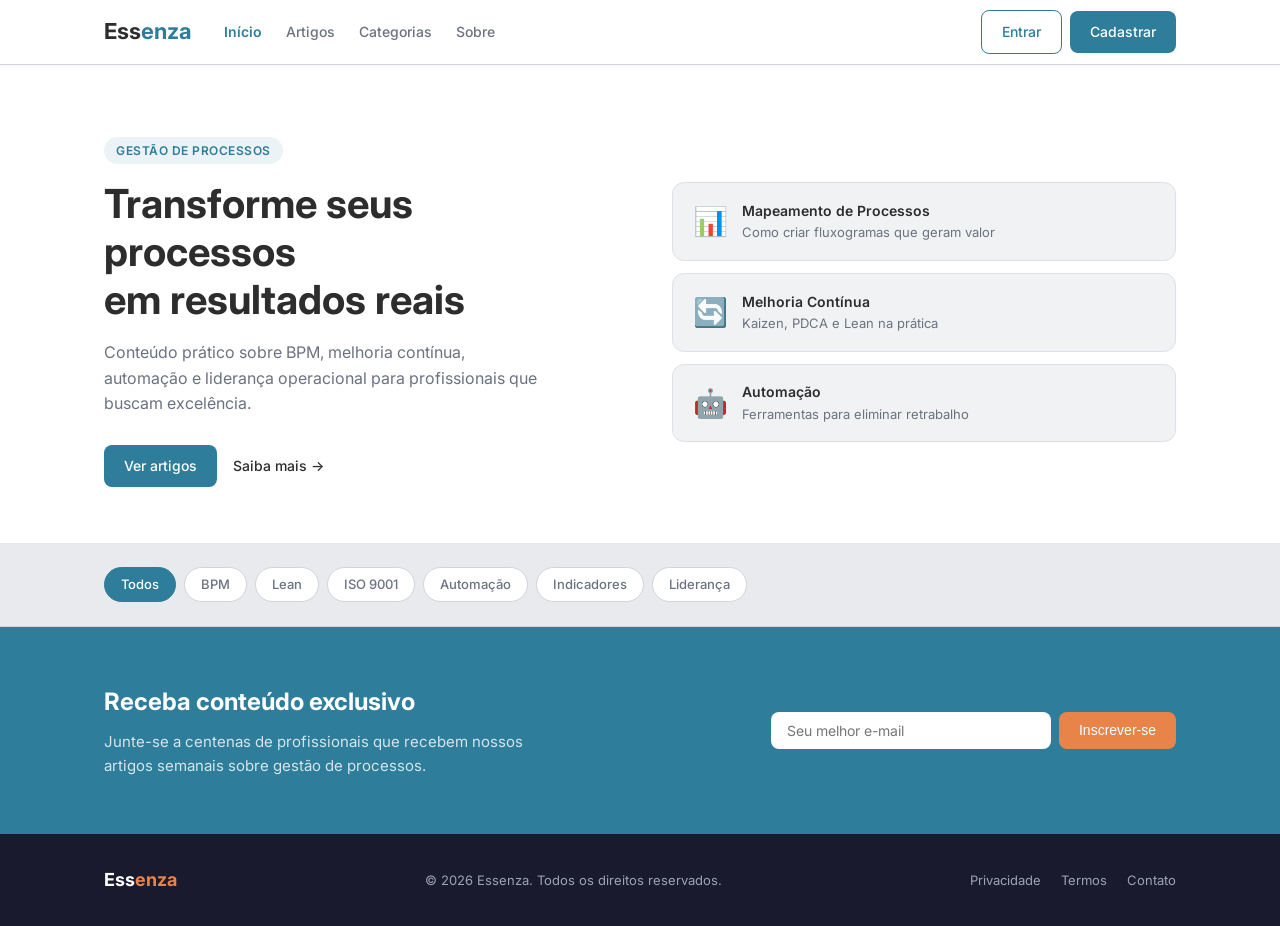
<file: blog-gestao/index.html>
<!DOCTYPE html>
<html lang="pt-BR">
<head>
  <meta charset="UTF-8" />
  <meta name="viewport" content="width=device-width, initial-scale=1.0" />
  <title>Essenza — Gestão de Processos</title>
  <link rel="preconnect" href="https://fonts.googleapis.com" />
  <link rel="preconnect" href="https://fonts.gstatic.com" crossorigin />
  <link href="https://fonts.googleapis.com/css2?family=Inter:wght@300;400;500;600;700&display=swap" rel="stylesheet" />
  <link rel="stylesheet" href="style.css" />
</head>
<body>

  <!-- NAVBAR -->
  <header class="navbar">
    <div class="container nav-inner">
      <a href="index.html" class="brand">Ess<span>enza</span></a>
      <nav class="nav-links">
        <a href="index.html" class="active">Início</a>
        <a href="artigos.html">Artigos</a>
        <a href="artigos.html">Categorias</a>
        <a href="sobre.html">Sobre</a>
      </nav>
      <div class="nav-actions">
        <div id="google_translate_element"></div>
        <a href="login.html" class="btn btn-outline">Entrar</a>
        <a href="login.html?tab=cadastro" class="btn btn-primary">Cadastrar</a>
      </div>
      <button class="hamburger" id="hamburger" aria-label="Menu">
        <span></span><span></span><span></span>
      </button>
    </div>
  </header>

  <!-- MOBILE MENU -->
  <div class="mobile-menu" id="mobileMenu">
    <a href="index.html" class="active">Início</a>
    <a href="artigos.html">Artigos</a>
    <a href="artigos.html">Categorias</a>
    <a href="sobre.html">Sobre</a>
    <div class="mobile-actions">
      <a href="login.html" class="btn btn-outline">Entrar</a>
      <a href="login.html" class="btn btn-primary">Cadastrar</a>
    </div>
  </div>

  <!-- HERO -->
  <section class="hero">
    <div class="container hero-inner">
      <div class="hero-text">
        <span class="badge">Gestão de Processos</span>
        <h1>Transforme seus processos<br />em resultados reais</h1>
        <p>Conteúdo prático sobre BPM, melhoria contínua, automação e liderança operacional para profissionais que buscam excelência.</p>
        <div class="hero-btns">
          <a href="artigos.html" class="btn btn-primary">Ver artigos</a>
          <a href="artigos.html" class="btn btn-ghost">Saiba mais →</a>
        </div>
      </div>
      <div class="hero-visual">
        <div class="hero-card">
          <div class="hc-icon">📊</div>
          <div class="hc-text">
            <strong>Mapeamento de Processos</strong>
            <span>Como criar fluxogramas que geram valor</span>
          </div>
        </div>
        <div class="hero-card">
          <div class="hc-icon">🔄</div>
          <div class="hc-text">
            <strong>Melhoria Contínua</strong>
            <span>Kaizen, PDCA e Lean na prática</span>
          </div>
        </div>
        <div class="hero-card">
          <div class="hc-icon">🤖</div>
          <div class="hc-text">
            <strong>Automação</strong>
            <span>Ferramentas para eliminar retrabalho</span>
          </div>
        </div>
      </div>
    </div>
  </section>

  <!-- CATEGORIAS -->
  <section class="categories">
    <div class="container">
      <div class="categories-row">
        <span class="cat-chip active">Todos</span>
        <span class="cat-chip">BPM</span>
        <span class="cat-chip">Lean</span>
        <span class="cat-chip">ISO 9001</span>
        <span class="cat-chip">Automação</span>
        <span class="cat-chip">Indicadores</span>
        <span class="cat-chip">Liderança</span>
      </div>
    </div>
  </section>


  <!-- NEWSLETTER -->
  <section class="newsletter">
    <div class="container newsletter-inner">
      <div>
        <h2>Receba conteúdo exclusivo</h2>
        <p>Junte-se a centenas de profissionais que recebem nossos artigos semanais sobre gestão de processos.</p>
      </div>
      <form class="newsletter-form">
        <input type="email" placeholder="Seu melhor e-mail" />
        <button type="submit" class="btn btn-primary">Inscrever-se</button>
      </form>
    </div>
  </section>

  <!-- FOOTER -->
  <footer class="footer">
    <div class="container footer-inner">
      <div class="brand">Ess<span>enza</span></div>
      <p class="footer-text">© 2026 Essenza. Todos os direitos reservados.</p>
      <div class="footer-links">
        <a href="privacidade.html">Privacidade</a>
        <a href="termos.html">Termos</a>
        <a href="contato.html">Contato</a>
      </div>
    </div>
  </footer>


  <script>
    const hamburger = document.getElementById('hamburger');
    const mobileMenu = document.getElementById('mobileMenu');
    hamburger.addEventListener('click', () => {
      hamburger.classList.toggle('open');
      mobileMenu.classList.toggle('open');
    });
  </script>

  <script type="text/javascript">
    function googleTranslateElementInit() {
      new google.translate.TranslateElement({
        pageLanguage: 'pt',
        includedLanguages: 'en,es',
        layout: google.translate.TranslateElement.InlineLayout.SIMPLE
      }, 'google_translate_element');
    }
  </script>
  <script type="text/javascript" src="//translate.google.com/translate_a/element.js?cb=googleTranslateElementInit"></script>
</body>
</html>
</file>
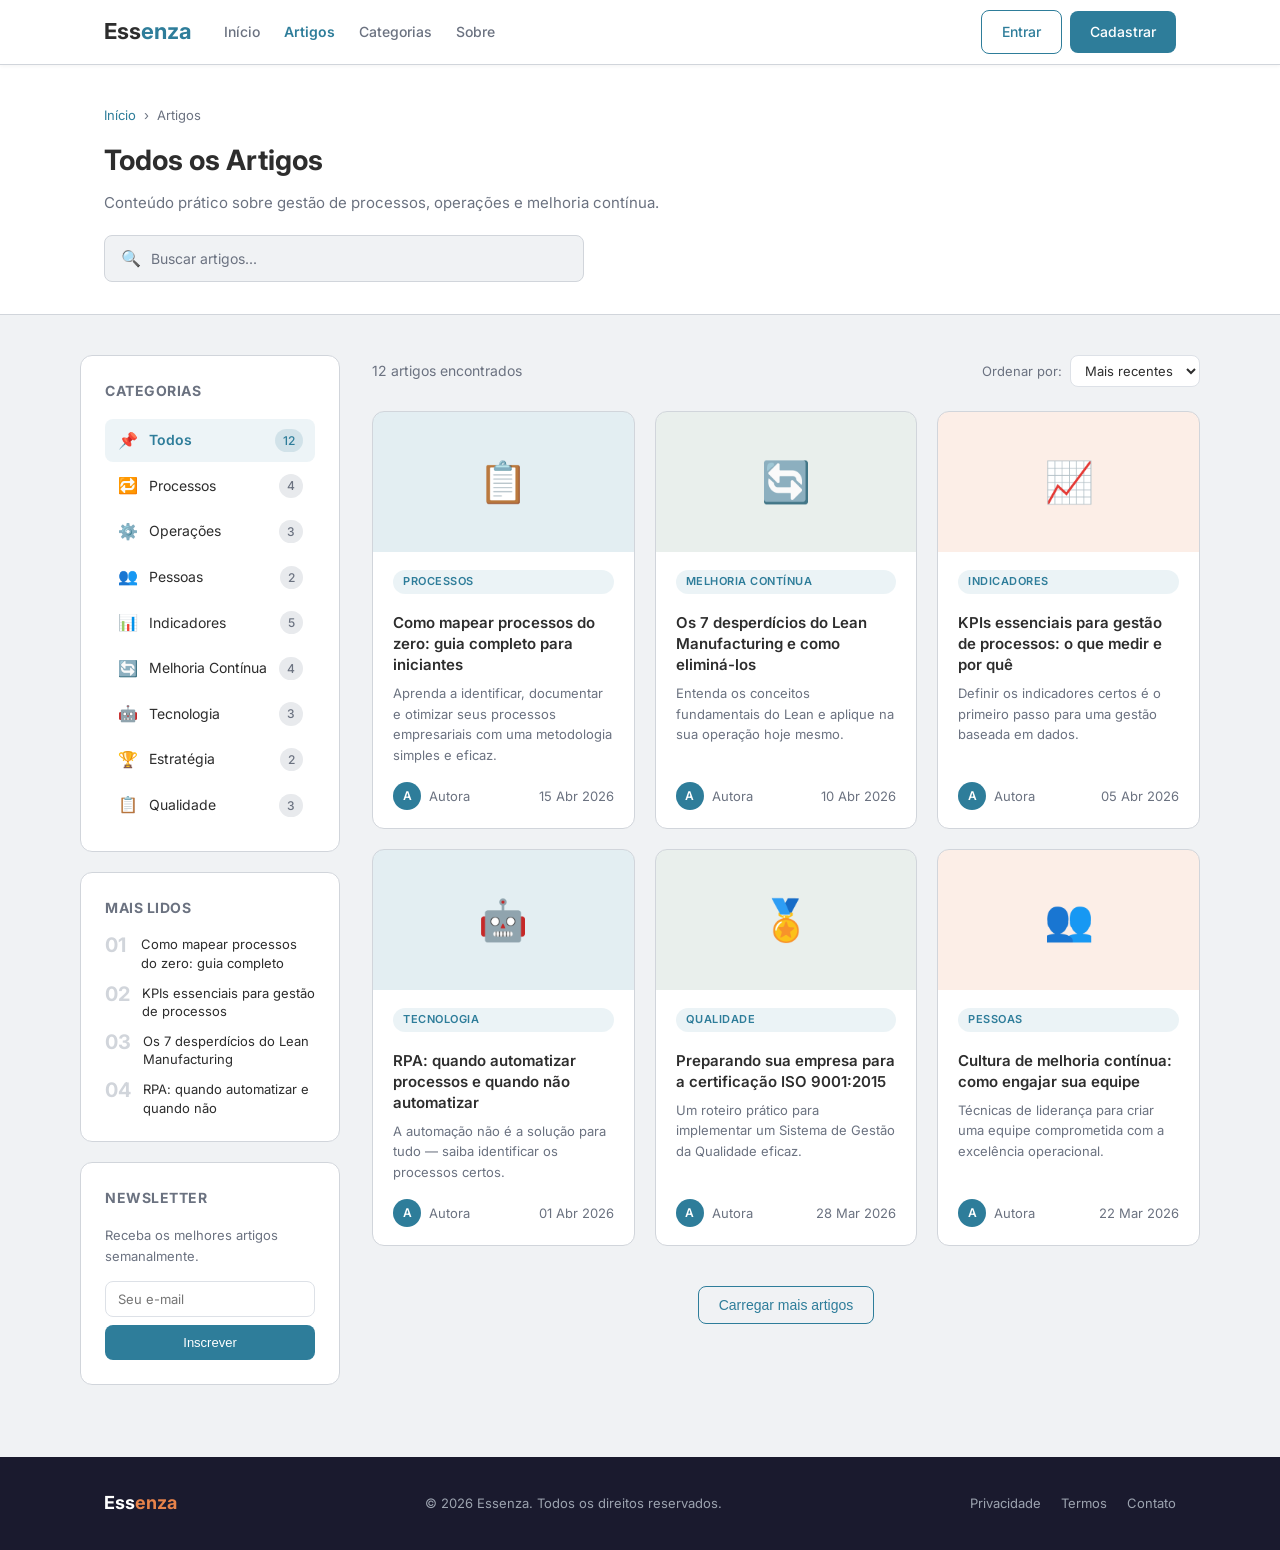
<file: blog-gestao/artigos.html>
<!DOCTYPE html>
<html lang="pt-BR">
<head>
  <meta charset="UTF-8" />
  <meta name="viewport" content="width=device-width, initial-scale=1.0" />
  <title>Artigos — Essenza</title>
  <link rel="preconnect" href="https://fonts.googleapis.com" />
  <link rel="preconnect" href="https://fonts.gstatic.com" crossorigin />
  <link href="https://fonts.googleapis.com/css2?family=Inter:wght@300;400;500;600;700&display=swap" rel="stylesheet" />
  <link rel="stylesheet" href="style.css" />
  <link rel="stylesheet" href="artigos.css" />
</head>
<body>

  <!-- NAVBAR -->
  <header class="navbar">
    <div class="container nav-inner">
      <a href="index.html" class="brand">Ess<span>enza</span></a>
      <nav class="nav-links">
        <a href="index.html">Início</a>
        <a href="artigos.html" class="active">Artigos</a>
        <a href="artigos.html">Categorias</a>
        <a href="sobre.html">Sobre</a>
      </nav>
      <div class="nav-actions">
        <div id="google_translate_element"></div>
        <a href="login.html" class="btn btn-outline">Entrar</a>
        <a href="login.html?tab=cadastro" class="btn btn-primary">Cadastrar</a>
      </div>
      <button class="hamburger" id="hamburger" aria-label="Menu">
        <span></span><span></span><span></span>
      </button>
    </div>
  </header>

  <!-- MOBILE MENU -->
  <div class="mobile-menu" id="mobileMenu">
    <a href="index.html">Início</a>
    <a href="artigos.html" class="active">Artigos</a>
    <a href="artigos.html">Categorias</a>
    <a href="sobre.html">Sobre</a>
    <div class="mobile-actions">
      <a href="login.html" class="btn btn-outline">Entrar</a>
      <a href="login.html" class="btn btn-primary">Cadastrar</a>
    </div>
  </div>

  <!-- PAGE HEADER -->
  <section class="page-header">
    <div class="container">
      <div class="breadcrumb">
        <a href="index.html">Início</a>
        <span>›</span>
        <span>Artigos</span>
      </div>
      <h1>Todos os Artigos</h1>
      <p>Conteúdo prático sobre gestão de processos, operações e melhoria contínua.</p>

      <!-- SEARCH -->
      <div class="search-bar">
        <span class="search-icon">🔍</span>
        <input type="text" id="searchInput" placeholder="Buscar artigos..." />
      </div>
    </div>
  </section>

  <!-- MAIN CONTENT -->
  <div class="container artigos-layout">

    <!-- SIDEBAR -->
    <aside class="sidebar">
      <div class="sidebar-card">
        <h3 class="sidebar-title">Categorias</h3>
        <ul class="category-list">
          <li>
            <a href="#" class="cat-item active" data-cat="todos">
              <span class="cat-item-icon">📌</span>
              <span class="cat-item-label">Todos</span>
              <span class="cat-item-count">12</span>
            </a>
          </li>
          <li>
            <a href="#" class="cat-item" data-cat="processos">
              <span class="cat-item-icon">🔁</span>
              <span class="cat-item-label">Processos</span>
              <span class="cat-item-count">4</span>
            </a>
          </li>
          <li>
            <a href="#" class="cat-item" data-cat="operacoes">
              <span class="cat-item-icon">⚙️</span>
              <span class="cat-item-label">Operações</span>
              <span class="cat-item-count">3</span>
            </a>
          </li>
          <li>
            <a href="#" class="cat-item" data-cat="pessoas">
              <span class="cat-item-icon">👥</span>
              <span class="cat-item-label">Pessoas</span>
              <span class="cat-item-count">2</span>
            </a>
          </li>
          <li>
            <a href="#" class="cat-item" data-cat="indicadores">
              <span class="cat-item-icon">📊</span>
              <span class="cat-item-label">Indicadores</span>
              <span class="cat-item-count">5</span>
            </a>
          </li>
          <li>
            <a href="#" class="cat-item" data-cat="melhoria">
              <span class="cat-item-icon">🔄</span>
              <span class="cat-item-label">Melhoria Contínua</span>
              <span class="cat-item-count">4</span>
            </a>
          </li>
          <li>
            <a href="#" class="cat-item" data-cat="tecnologia">
              <span class="cat-item-icon">🤖</span>
              <span class="cat-item-label">Tecnologia</span>
              <span class="cat-item-count">3</span>
            </a>
          </li>
          <li>
            <a href="#" class="cat-item" data-cat="estrategia">
              <span class="cat-item-icon">🏆</span>
              <span class="cat-item-label">Estratégia</span>
              <span class="cat-item-count">2</span>
            </a>
          </li>
          <li>
            <a href="#" class="cat-item" data-cat="qualidade">
              <span class="cat-item-icon">📋</span>
              <span class="cat-item-label">Qualidade</span>
              <span class="cat-item-count">3</span>
            </a>
          </li>
        </ul>
      </div>

      <!-- DESTAQUE SIDEBAR -->
      <div class="sidebar-card">
        <h3 class="sidebar-title">Mais Lidos</h3>
        <ul class="top-posts">
          <li>
            <a href="post.html">
              <span class="tp-num">01</span>
              <span class="tp-title">Como mapear processos do zero: guia completo</span>
            </a>
          </li>
          <li>
            <a href="post.html">
              <span class="tp-num">02</span>
              <span class="tp-title">KPIs essenciais para gestão de processos</span>
            </a>
          </li>
          <li>
            <a href="post.html">
              <span class="tp-num">03</span>
              <span class="tp-title">Os 7 desperdícios do Lean Manufacturing</span>
            </a>
          </li>
          <li>
            <a href="post.html">
              <span class="tp-num">04</span>
              <span class="tp-title">RPA: quando automatizar e quando não</span>
            </a>
          </li>
        </ul>
      </div>

      <!-- NEWSLETTER SIDEBAR -->
      <div class="sidebar-card sidebar-newsletter">
        <h3 class="sidebar-title">Newsletter</h3>
        <p>Receba os melhores artigos semanalmente.</p>
        <form class="sidebar-form">
          <input type="email" placeholder="Seu e-mail" />
          <button type="submit" class="btn btn-primary">Inscrever</button>
        </form>
      </div>
    </aside>

    <!-- ARTICLES GRID -->
    <main class="artigos-main">

      <div class="artigos-header">
        <span id="resultCount" class="result-count">12 artigos encontrados</span>
        <div class="sort-bar">
          <label for="sortSelect">Ordenar por:</label>
          <select id="sortSelect">
            <option>Mais recentes</option>
            <option>Mais antigos</option>
            <option>A-Z</option>
          </select>
        </div>
      </div>

      <div class="artigos-grid" id="artigosGrid">

        <article class="artigo-card" data-cat="processos">
          <div class="artigo-img" style="background:#2E7D9A22">
            <span class="artigo-emoji">📋</span>
          </div>
          <div class="artigo-body">
            <span class="tag">Processos</span>
            <h3><a href="post.html">Como mapear processos do zero: guia completo para iniciantes</a></h3>
            <p>Aprenda a identificar, documentar e otimizar seus processos empresariais com uma metodologia simples e eficaz.</p>
            <div class="post-meta">
              <div class="author"><div class="avatar">A</div><span>Autora</span></div>
              <span class="date">15 Abr 2026</span>
            </div>
          </div>
        </article>

        <article class="artigo-card" data-cat="melhoria">
          <div class="artigo-img" style="background:#5A8A6E22">
            <span class="artigo-emoji">🔄</span>
          </div>
          <div class="artigo-body">
            <span class="tag">Melhoria Contínua</span>
            <h3><a href="post.html">Os 7 desperdícios do Lean Manufacturing e como eliminá-los</a></h3>
            <p>Entenda os conceitos fundamentais do Lean e aplique na sua operação hoje mesmo.</p>
            <div class="post-meta">
              <div class="author"><div class="avatar">A</div><span>Autora</span></div>
              <span class="date">10 Abr 2026</span>
            </div>
          </div>
        </article>

        <article class="artigo-card" data-cat="indicadores">
          <div class="artigo-img" style="background:#E8834A22">
            <span class="artigo-emoji">📈</span>
          </div>
          <div class="artigo-body">
            <span class="tag">Indicadores</span>
            <h3><a href="post.html">KPIs essenciais para gestão de processos: o que medir e por quê</a></h3>
            <p>Definir os indicadores certos é o primeiro passo para uma gestão baseada em dados.</p>
            <div class="post-meta">
              <div class="author"><div class="avatar">A</div><span>Autora</span></div>
              <span class="date">05 Abr 2026</span>
            </div>
          </div>
        </article>

        <article class="artigo-card" data-cat="tecnologia">
          <div class="artigo-img" style="background:#2E7D9A22">
            <span class="artigo-emoji">🤖</span>
          </div>
          <div class="artigo-body">
            <span class="tag">Tecnologia</span>
            <h3><a href="post.html">RPA: quando automatizar processos e quando não automatizar</a></h3>
            <p>A automação não é a solução para tudo — saiba identificar os processos certos.</p>
            <div class="post-meta">
              <div class="author"><div class="avatar">A</div><span>Autora</span></div>
              <span class="date">01 Abr 2026</span>
            </div>
          </div>
        </article>

        <article class="artigo-card" data-cat="qualidade">
          <div class="artigo-img" style="background:#5A8A6E22">
            <span class="artigo-emoji">🏅</span>
          </div>
          <div class="artigo-body">
            <span class="tag">Qualidade</span>
            <h3><a href="post.html">Preparando sua empresa para a certificação ISO 9001:2015</a></h3>
            <p>Um roteiro prático para implementar um Sistema de Gestão da Qualidade eficaz.</p>
            <div class="post-meta">
              <div class="author"><div class="avatar">A</div><span>Autora</span></div>
              <span class="date">28 Mar 2026</span>
            </div>
          </div>
        </article>

        <article class="artigo-card" data-cat="pessoas">
          <div class="artigo-img" style="background:#E8834A22">
            <span class="artigo-emoji">👥</span>
          </div>
          <div class="artigo-body">
            <span class="tag">Pessoas</span>
            <h3><a href="post.html">Cultura de melhoria contínua: como engajar sua equipe</a></h3>
            <p>Técnicas de liderança para criar uma equipe comprometida com a excelência operacional.</p>
            <div class="post-meta">
              <div class="author"><div class="avatar">A</div><span>Autora</span></div>
              <span class="date">22 Mar 2026</span>
            </div>
          </div>
        </article>

        <article class="artigo-card" data-cat="estrategia">
          <div class="artigo-img" style="background:#2E7D9A22">
            <span class="artigo-emoji">🏆</span>
          </div>
          <div class="artigo-body">
            <span class="tag">Estratégia</span>
            <h3><a href="post.html">OKRs na prática: como definir metas que movem a empresa</a></h3>
            <p>Entenda como usar OKRs para alinhar equipes e alcançar resultados extraordinários.</p>
            <div class="post-meta">
              <div class="author"><div class="avatar">A</div><span>Autora</span></div>
              <span class="date">18 Mar 2026</span>
            </div>
          </div>
        </article>

        <article class="artigo-card" data-cat="operacoes">
          <div class="artigo-img" style="background:#5A8A6E22">
            <span class="artigo-emoji">⚙️</span>
          </div>
          <div class="artigo-body">
            <span class="tag">Operações</span>
            <h3><a href="post.html">Gestão de estoque: como reduzir perdas e aumentar eficiência</a></h3>
            <p>Métodos práticos para controlar o estoque e diminuir desperdícios na operação.</p>
            <div class="post-meta">
              <div class="author"><div class="avatar">A</div><span>Autora</span></div>
              <span class="date">14 Mar 2026</span>
            </div>
          </div>
        </article>

        <article class="artigo-card" data-cat="processos">
          <div class="artigo-img" style="background:#E8834A22">
            <span class="artigo-emoji">📐</span>
          </div>
          <div class="artigo-body">
            <span class="tag">Processos</span>
            <h3><a href="post.html">BPMN: o guia definitivo para modelar processos de negócio</a></h3>
            <p>Aprenda a notação padrão mundial para modelagem de processos empresariais.</p>
            <div class="post-meta">
              <div class="author"><div class="avatar">A</div><span>Autora</span></div>
              <span class="date">08 Mar 2026</span>
            </div>
          </div>
        </article>

        <article class="artigo-card" data-cat="indicadores">
          <div class="artigo-img" style="background:#2E7D9A22">
            <span class="artigo-emoji">📉</span>
          </div>
          <div class="artigo-body">
            <span class="tag">Indicadores</span>
            <h3><a href="post.html">Como criar um dashboard de desempenho do zero</a></h3>
            <p>Passo a passo para montar painéis de indicadores que geram decisões mais rápidas.</p>
            <div class="post-meta">
              <div class="author"><div class="avatar">A</div><span>Autora</span></div>
              <span class="date">02 Mar 2026</span>
            </div>
          </div>
        </article>

        <article class="artigo-card" data-cat="melhoria">
          <div class="artigo-img" style="background:#5A8A6E22">
            <span class="artigo-emoji">🎯</span>
          </div>
          <div class="artigo-body">
            <span class="tag">Melhoria Contínua</span>
            <h3><a href="post.html">PDCA na prática: resolvendo problemas com método</a></h3>
            <p>Veja como aplicar o ciclo PDCA para resolver problemas reais no dia a dia da empresa.</p>
            <div class="post-meta">
              <div class="author"><div class="avatar">A</div><span>Autora</span></div>
              <span class="date">24 Fev 2026</span>
            </div>
          </div>
        </article>

        <article class="artigo-card" data-cat="tecnologia">
          <div class="artigo-img" style="background:#E8834A22">
            <span class="artigo-emoji">💡</span>
          </div>
          <div class="artigo-body">
            <span class="tag">Tecnologia</span>
            <h3><a href="post.html">Transformação digital: por onde começar nas pequenas empresas</a></h3>
            <p>Um guia acessível para iniciar a jornada digital sem grandes investimentos.</p>
            <div class="post-meta">
              <div class="author"><div class="avatar">A</div><span>Autora</span></div>
              <span class="date">17 Fev 2026</span>
            </div>
          </div>
        </article>

      </div>

      <!-- EMPTY STATE -->
      <div class="empty-state" id="emptyState" style="display:none">
        <span>🔍</span>
        <p>Nenhum artigo encontrado para esta busca.</p>
      </div>

      <!-- CARREGAR MAIS -->
      <div class="load-more" id="loadMore" style="display:none">
        <button class="btn btn-outline" id="btnCarregarMais">Carregar mais artigos</button>
      </div>

    </main>
  </div>

  <!-- FOOTER -->
  <footer class="footer">
    <div class="container footer-inner">
      <div class="brand">Ess<span>enza</span></div>
      <p class="footer-text">© 2026 Essenza. Todos os direitos reservados.</p>
      <div class="footer-links">
        <a href="privacidade.html">Privacidade</a>
        <a href="termos.html">Termos</a>
        <a href="contato.html">Contato</a>
      </div>
    </div>
  </footer>

  <script>
    const POR_PAGINA = 6;
    let exibindo = POR_PAGINA;

    const catItems = document.querySelectorAll('.cat-item');
    const cards = document.querySelectorAll('.artigo-card');
    const resultCount = document.getElementById('resultCount');
    const emptyState = document.getElementById('emptyState');
    const loadMore = document.getElementById('loadMore');
    const btnCarregarMais = document.getElementById('btnCarregarMais');
    const searchInput = document.getElementById('searchInput');

    function filtrar() {
      const catAtiva = document.querySelector('.cat-item.active')?.dataset.cat || 'todos';
      const busca = searchInput.value.toLowerCase().trim();

      // Filtra os cards que correspondem à busca/categoria
      const matching = [];
      cards.forEach(card => {
        const cat = card.dataset.cat;
        const texto = card.querySelector('h3').textContent.toLowerCase();
        const matchCat = catAtiva === 'todos' || cat === catAtiva;
        const matchBusca = busca === '' || texto.includes(busca);
        card.style.display = 'none';
        if (matchCat && matchBusca) matching.push(card);
      });

      // Exibe apenas até o limite atual
      matching.slice(0, exibindo).forEach(card => card.style.display = '');

      // Atualiza contagem e estados
      resultCount.textContent = `${matching.length} artigo${matching.length !== 1 ? 's' : ''} encontrado${matching.length !== 1 ? 's' : ''}`;
      emptyState.style.display = matching.length === 0 ? 'flex' : 'none';
      loadMore.style.display = exibindo < matching.length ? 'block' : 'none';
    }

    // Filtro por categoria — reseta paginação
    catItems.forEach(item => {
      item.addEventListener('click', e => {
        e.preventDefault();
        catItems.forEach(i => i.classList.remove('active'));
        item.classList.add('active');
        exibindo = POR_PAGINA;
        filtrar();
      });
    });

    // Busca — reseta paginação
    searchInput.addEventListener('input', () => {
      exibindo = POR_PAGINA;
      filtrar();
    });

    // Carregar mais
    btnCarregarMais.addEventListener('click', () => {
      exibindo += POR_PAGINA;
      filtrar();
    });

    // Inicializa
    filtrar();

    // MENU MOBILE
    const hamburger = document.getElementById('hamburger');
    const mobileMenu = document.getElementById('mobileMenu');
    hamburger.addEventListener('click', () => {
      hamburger.classList.toggle('open');
      mobileMenu.classList.toggle('open');
    });
  </script>

  <script type="text/javascript">
    function googleTranslateElementInit() {
      new google.translate.TranslateElement({
        pageLanguage: 'pt',
        includedLanguages: 'en,es',
        layout: google.translate.TranslateElement.InlineLayout.SIMPLE
      }, 'google_translate_element');
    }
  </script>
  <script type="text/javascript" src="//translate.google.com/translate_a/element.js?cb=googleTranslateElementInit"></script>

</body>
</html>
</file>
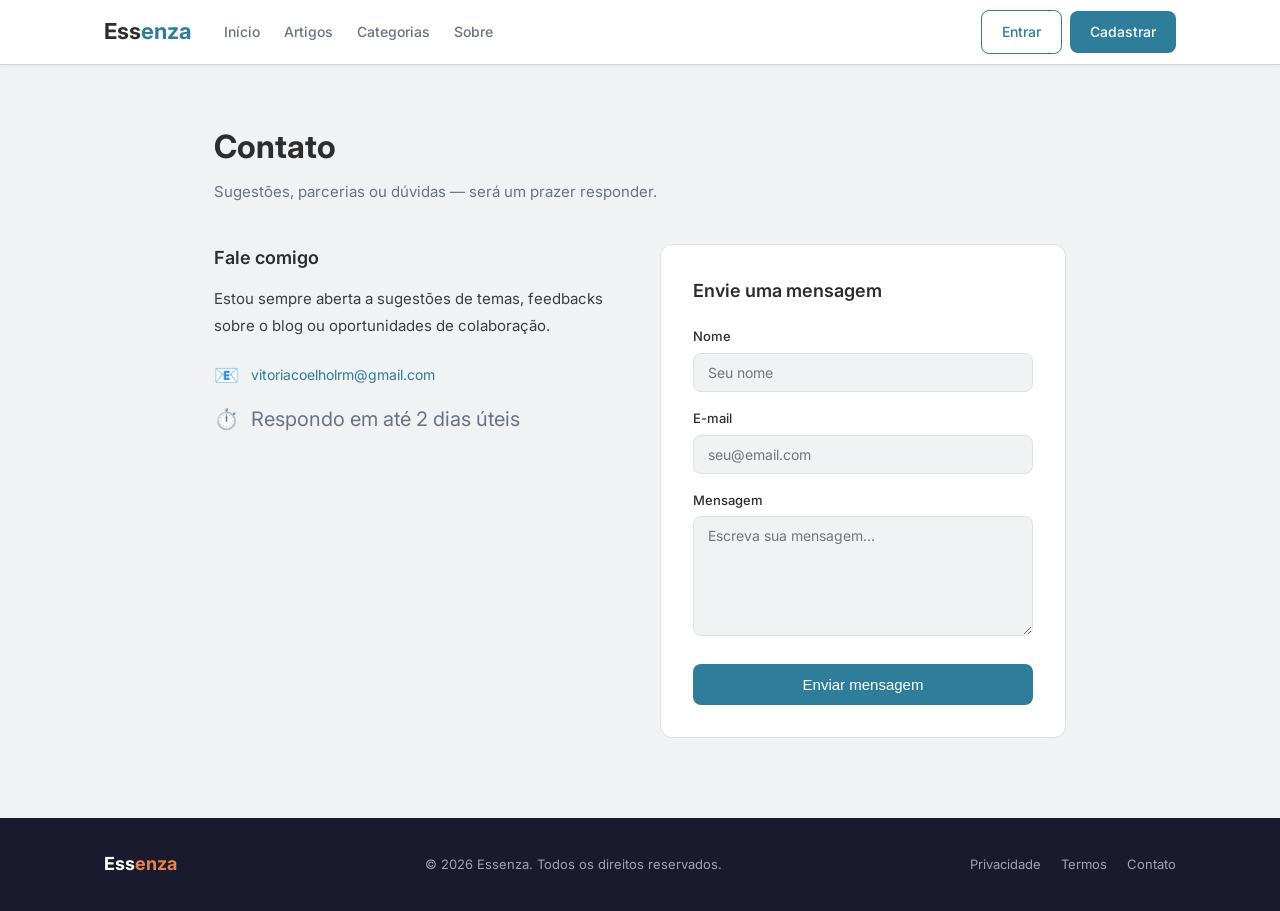
<file: blog-gestao/contato.html>
<!DOCTYPE html>
<html lang="pt-BR">
<head>
  <meta charset="UTF-8" />
  <meta name="viewport" content="width=device-width, initial-scale=1.0" />
  <title>Contato — Essenza</title>
  <link rel="preconnect" href="https://fonts.googleapis.com" />
  <link rel="preconnect" href="https://fonts.gstatic.com" crossorigin />
  <link href="https://fonts.googleapis.com/css2?family=Inter:wght@300;400;500;600;700&display=swap" rel="stylesheet" />
  <link rel="stylesheet" href="style.css" />
  <style>
    .pagina-simples { padding: 56px 0 80px; }
    .pagina-simples h1 { font-size: 32px; font-weight: 700; margin-bottom: 8px; }
    .pagina-simples .subtitulo { color: var(--text-light); font-size: 15px; margin-bottom: 40px; }
    .contato-grid { display: grid; grid-template-columns: 1fr 1fr; gap: 40px; align-items: start; }
    .contato-info h2 { font-size: 18px; font-weight: 600; margin-bottom: 12px; }
    .contato-info p { font-size: 15px; color: #3D3D3D; line-height: 1.8; margin-bottom: 20px; }
    .contato-item { display: flex; align-items: center; gap: 12px; font-size: 14px; color: var(--text-light); margin-bottom: 12px; }
    .contato-item span { font-size: 20px; }
    .contato-form { background: var(--white); border: 1px solid var(--border); border-radius: var(--radius); padding: 32px; }
    .contato-form h2 { font-size: 18px; font-weight: 600; margin-bottom: 20px; }
    .contato-form .form-group { margin-bottom: 16px; }
    .contato-form label { display: block; font-size: 13px; font-weight: 500; margin-bottom: 6px; }
    .contato-form input,
    .contato-form textarea { width: 100%; padding: 10px 14px; border: 1.5px solid var(--border); border-radius: 8px; font-size: 14px; font-family: inherit; color: var(--text); background: var(--bg); transition: border-color .2s; }
    .contato-form input:focus,
    .contato-form textarea:focus { outline: none; border-color: var(--primary); background: var(--white); }
    .contato-form textarea { resize: vertical; min-height: 120px; }
    .contato-form .btn-primary { width: 100%; justify-content: center; padding: 12px; font-size: 15px; margin-top: 4px; }
    @media (max-width: 768px) { .contato-grid { grid-template-columns: 1fr; } }
  </style>
</head>
<body>

  <!-- NAVBAR -->
  <header class="navbar">
    <div class="container nav-inner">
      <a href="index.html" class="brand">Ess<span>enza</span></a>
      <nav class="nav-links">
        <a href="index.html">Início</a>
        <a href="artigos.html">Artigos</a>
        <a href="artigos.html">Categorias</a>
        <a href="sobre.html">Sobre</a>
      </nav>
      <div class="nav-actions">
        <a href="login.html" class="btn btn-outline">Entrar</a>
        <a href="login.html?tab=cadastro" class="btn btn-primary">Cadastrar</a>
      </div>
      <button class="hamburger" id="hamburger" aria-label="Menu">
        <span></span><span></span><span></span>
      </button>
    </div>
  </header>

  <div class="mobile-menu" id="mobileMenu">
    <a href="index.html">Início</a>
    <a href="artigos.html">Artigos</a>
    <a href="artigos.html">Categorias</a>
    <a href="sobre.html">Sobre</a>
    <div class="mobile-actions">
      <a href="login.html" class="btn btn-outline">Entrar</a>
      <a href="login.html?tab=cadastro" class="btn btn-primary">Cadastrar</a>
    </div>
  </div>

  <main class="pagina-simples">
    <div class="container" style="max-width: 900px;">
      <h1>Contato</h1>
      <p class="subtitulo">Sugestões, parcerias ou dúvidas — será um prazer responder.</p>

      <div class="contato-grid">
        <div class="contato-info">
          <h2>Fale comigo</h2>
          <p>Estou sempre aberta a sugestões de temas, feedbacks sobre o blog ou oportunidades de colaboração.</p>
          <div class="contato-item">
            <span>📧</span>
            <a href="mailto:vitoriacoelholrm@gmail.com" style="color: var(--primary);">vitoriacoelholrm@gmail.com</a>
          </div>
          <div class="contato-item">
            <span>⏱️</span>
            <span>Respondo em até 2 dias úteis</span>
          </div>
        </div>

        <div class="contato-form">
          <h2>Envie uma mensagem</h2>
          <form>
            <div class="form-group">
              <label for="nome">Nome</label>
              <input type="text" id="nome" placeholder="Seu nome" />
            </div>
            <div class="form-group">
              <label for="email">E-mail</label>
              <input type="email" id="email" placeholder="seu@email.com" />
            </div>
            <div class="form-group">
              <label for="mensagem">Mensagem</label>
              <textarea id="mensagem" placeholder="Escreva sua mensagem..."></textarea>
            </div>
            <button type="submit" class="btn btn-primary">Enviar mensagem</button>
          </form>
        </div>
      </div>
    </div>
  </main>

  <footer class="footer">
    <div class="container footer-inner">
      <div class="brand">Ess<span>enza</span></div>
      <p class="footer-text">© 2026 Essenza. Todos os direitos reservados.</p>
      <div class="footer-links">
        <a href="privacidade.html">Privacidade</a>
        <a href="termos.html">Termos</a>
        <a href="contato.html">Contato</a>
      </div>
    </div>
  </footer>

  <script>
    const hamburger = document.getElementById('hamburger');
    const mobileMenu = document.getElementById('mobileMenu');
    hamburger.addEventListener('click', () => {
      hamburger.classList.toggle('open');
      mobileMenu.classList.toggle('open');
    });
  </script>
</body>
</html>
</file>
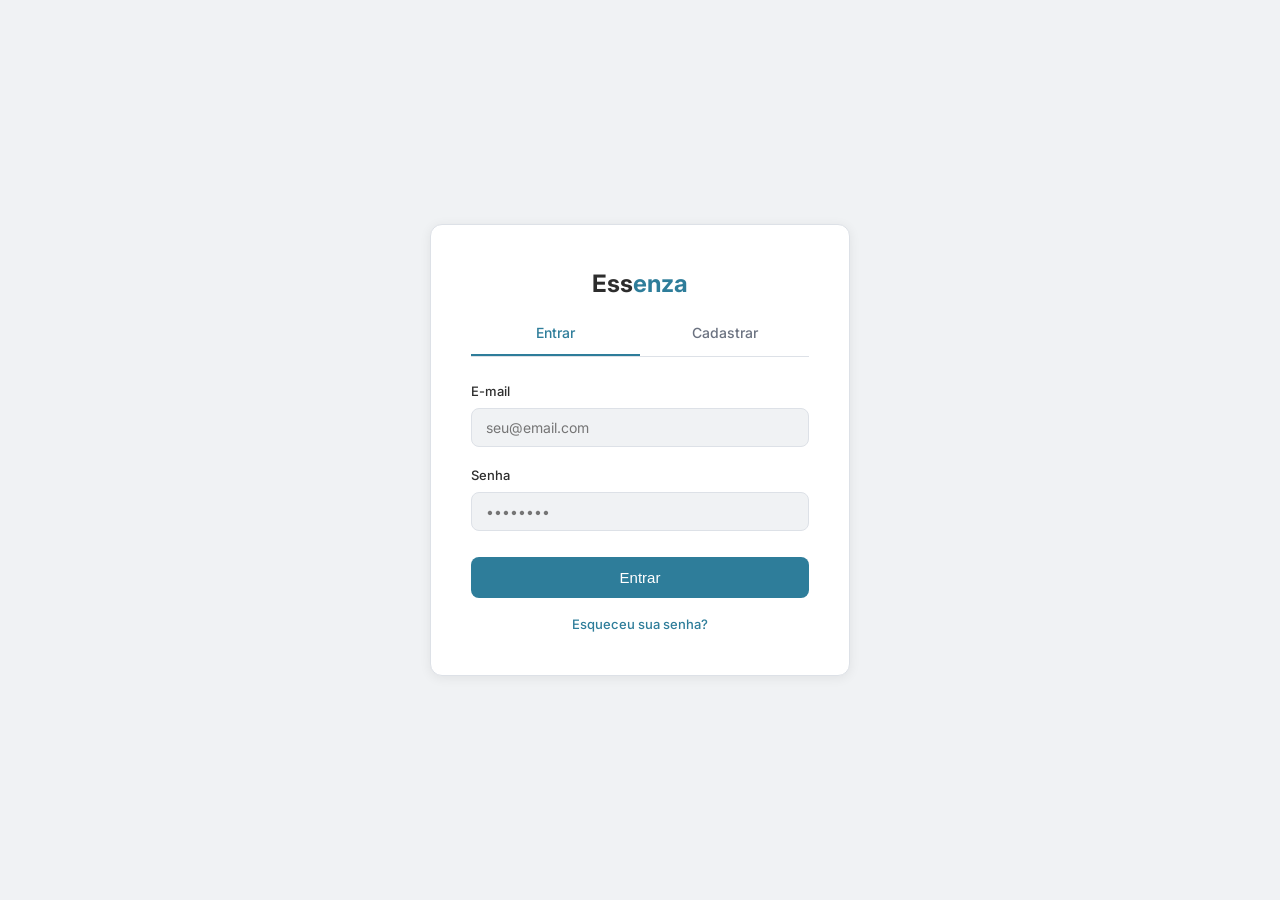
<file: blog-gestao/login.html>
<!DOCTYPE html>
<html lang="pt-BR">
<head>
  <meta charset="UTF-8" />
  <meta name="viewport" content="width=device-width, initial-scale=1.0" />
  <title>Entrar — Essenza</title>
  <link rel="preconnect" href="https://fonts.googleapis.com" />
  <link rel="preconnect" href="https://fonts.gstatic.com" crossorigin />
  <link href="https://fonts.googleapis.com/css2?family=Inter:wght@300;400;500;600;700&display=swap" rel="stylesheet" />
  <link rel="stylesheet" href="style.css" />
  <style>
    .auth-tabs { display: flex; border-bottom: 1px solid var(--border); margin-bottom: 24px; }
    .auth-tab { flex: 1; text-align: center; padding: 10px; font-size: 14px; font-weight: 500; color: var(--text-light); cursor: pointer; border-bottom: 2px solid transparent; transition: all .2s; }
    .auth-tab.active { color: var(--primary); border-bottom-color: var(--primary); }
    .auth-form { display: none; }
    .auth-form.active { display: block; }
  </style>
</head>
<body>
  <div class="auth-page">
    <div class="auth-card">
      <a href="index.html" class="brand">Ess<span>enza</span></a>

      <!-- ABAS -->
      <div class="auth-tabs">
        <div class="auth-tab active" id="tab-login" onclick="trocarAba('login')">Entrar</div>
        <div class="auth-tab" id="tab-cadastro" onclick="trocarAba('cadastro')">Cadastrar</div>
      </div>

      <!-- FORMULÁRIO DE LOGIN -->
      <div class="auth-form active" id="form-login">
        <form>
          <div class="form-group">
            <label for="email">E-mail</label>
            <input type="email" id="email" placeholder="seu@email.com" />
          </div>
          <div class="form-group">
            <label for="password">Senha</label>
            <input type="password" id="password" placeholder="••••••••" />
          </div>
          <button type="submit" class="btn btn-primary">Entrar</button>
        </form>
        <p class="auth-footer" style="margin-top:16px"><a href="#">Esqueceu sua senha?</a></p>
      </div>

      <!-- FORMULÁRIO DE CADASTRO -->
      <div class="auth-form" id="form-cadastro">
        <form>
          <div class="form-group">
            <label for="nome">Nome completo</label>
            <input type="text" id="nome" placeholder="Seu nome" />
          </div>
          <div class="form-group">
            <label for="email-cad">E-mail</label>
            <input type="email" id="email-cad" placeholder="seu@email.com" />
          </div>
          <div class="form-group">
            <label for="password-cad">Senha</label>
            <input type="password" id="password-cad" placeholder="Mínimo 6 caracteres" />
          </div>
          <button type="submit" class="btn btn-primary">Criar conta grátis</button>
        </form>
      </div>

    </div>
  </div>

  <script>
    function trocarAba(aba) {
      document.querySelectorAll('.auth-tab').forEach(t => t.classList.remove('active'));
      document.querySelectorAll('.auth-form').forEach(f => f.classList.remove('active'));
      document.getElementById('tab-' + aba).classList.add('active');
      document.getElementById('form-' + aba).classList.add('active');
    }

    // Abre aba de cadastro se vier via ?tab=cadastro
    if (new URLSearchParams(window.location.search).get('tab') === 'cadastro') {
      trocarAba('cadastro');
    }
  </script>
</body>
</html>
</file>
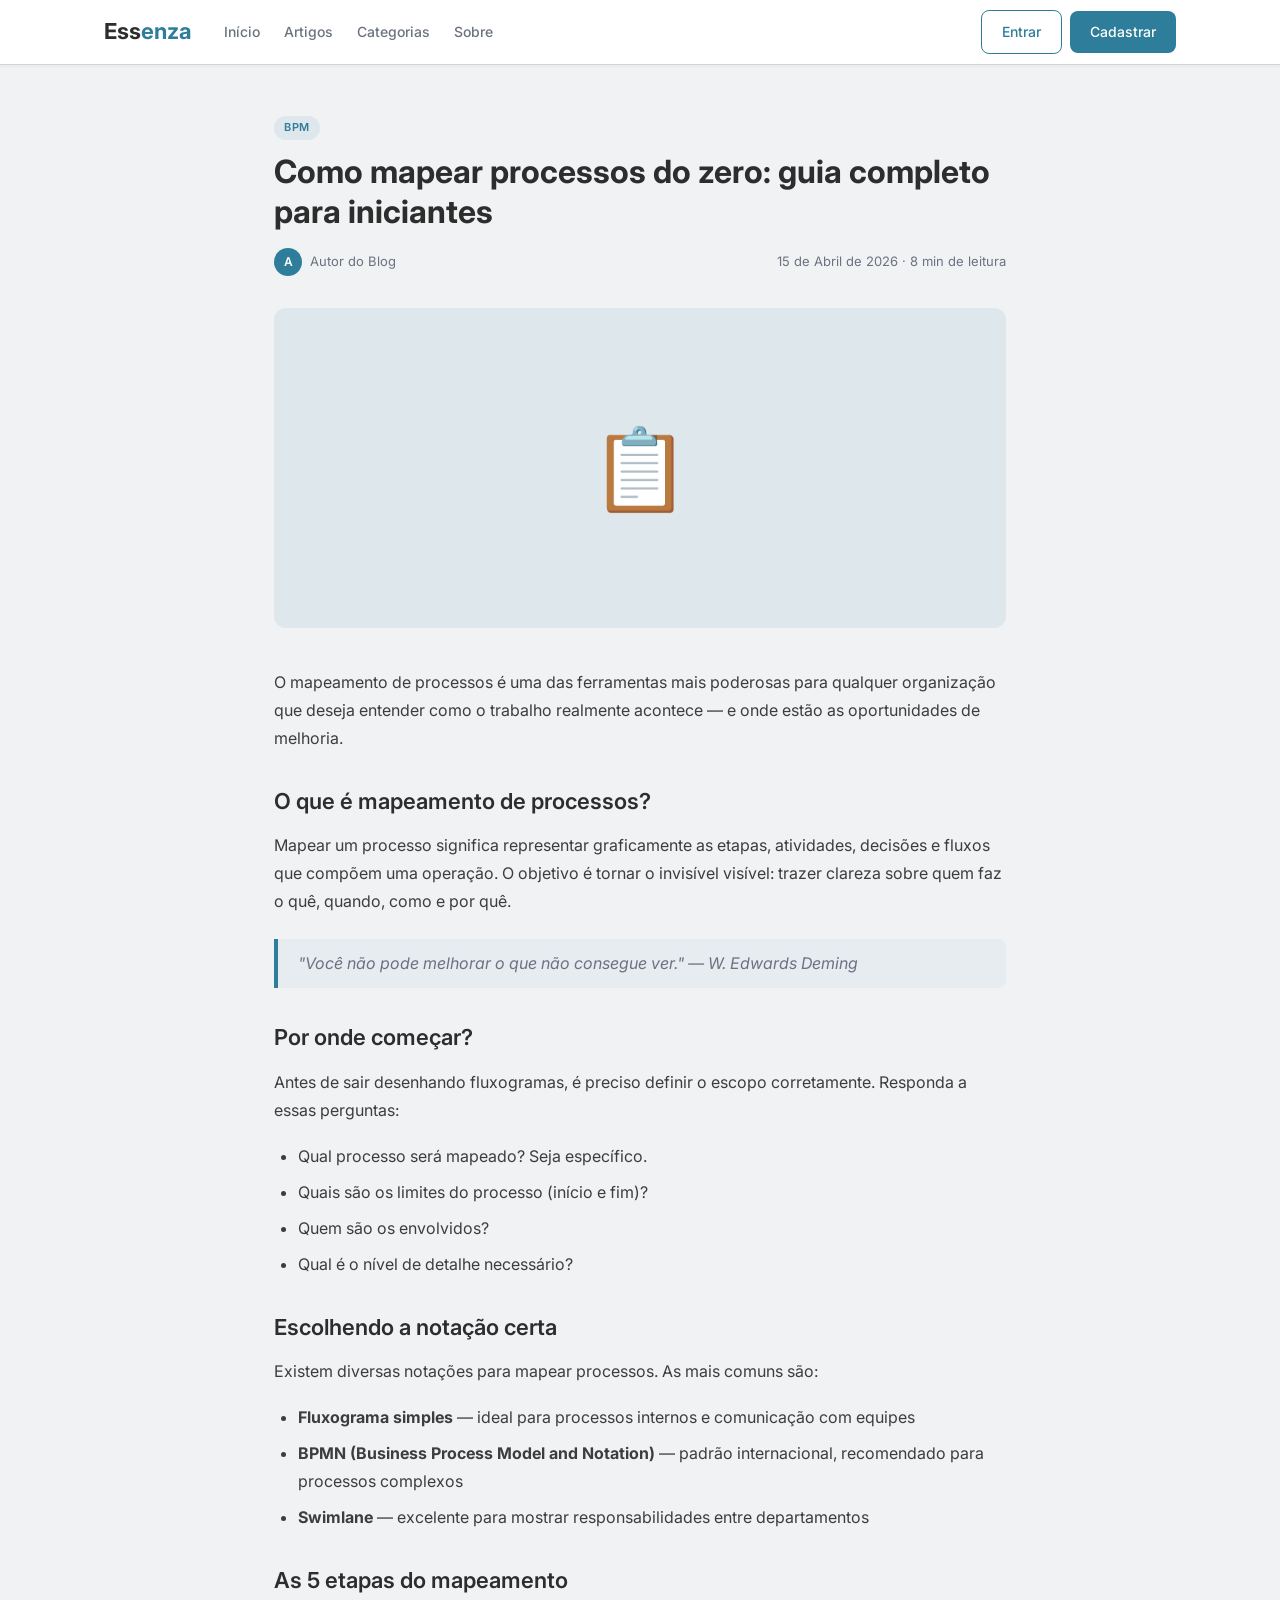
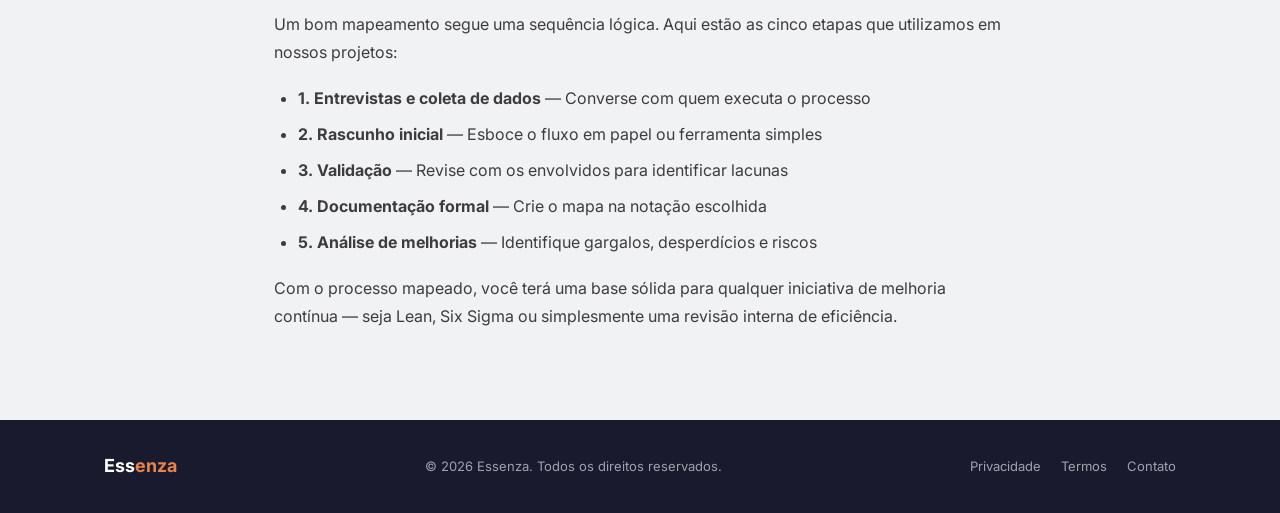
<file: blog-gestao/post.html>
<!DOCTYPE html>
<html lang="pt-BR">
<head>
  <meta charset="UTF-8" />
  <meta name="viewport" content="width=device-width, initial-scale=1.0" />
  <title>Como mapear processos do zero — Essenza</title>
  <link rel="preconnect" href="https://fonts.googleapis.com" />
  <link rel="preconnect" href="https://fonts.gstatic.com" crossorigin />
  <link href="https://fonts.googleapis.com/css2?family=Inter:wght@300;400;500;600;700&display=swap" rel="stylesheet" />
  <link rel="stylesheet" href="style.css" />
</head>
<body>

  <header class="navbar">
    <div class="container nav-inner">
      <a href="index.html" class="brand">Ess<span>enza</span></a>
      <nav class="nav-links">
        <a href="index.html">Início</a>
        <a href="artigos.html">Artigos</a>
        <a href="artigos.html">Categorias</a>
        <a href="sobre.html">Sobre</a>
      </nav>
      <div class="nav-actions">
        <div id="google_translate_element"></div>
        <a href="login.html" class="btn btn-outline">Entrar</a>
        <a href="login.html?tab=cadastro" class="btn btn-primary">Cadastrar</a>
      </div>
      <button class="hamburger" id="hamburger" aria-label="Menu">
        <span></span><span></span><span></span>
      </button>
    </div>
  </header>

  <!-- MOBILE MENU -->
  <div class="mobile-menu" id="mobileMenu">
    <a href="index.html">Início</a>
    <a href="artigos.html" class="active">Artigos</a>
    <a href="artigos.html">Categorias</a>
    <a href="sobre.html">Sobre</a>
    <div class="mobile-actions">
      <a href="login.html" class="btn btn-outline">Entrar</a>
      <a href="login.html" class="btn btn-primary">Cadastrar</a>
    </div>
  </div>

  <main class="post-page">
    <div class="container">
      <div class="post-header">
        <span class="tag">BPM</span>
        <h1>Como mapear processos do zero: guia completo para iniciantes</h1>
        <div class="post-meta">
          <div class="author">
            <div class="avatar">A</div>
            <span>Autor do Blog</span>
          </div>
          <span class="date">15 de Abril de 2026 · 8 min de leitura</span>
        </div>
      </div>

      <div class="post-cover">📋</div>

      <div class="post-content">
        <p>O mapeamento de processos é uma das ferramentas mais poderosas para qualquer organização que deseja entender como o trabalho realmente acontece — e onde estão as oportunidades de melhoria.</p>

        <h2>O que é mapeamento de processos?</h2>
        <p>Mapear um processo significa representar graficamente as etapas, atividades, decisões e fluxos que compõem uma operação. O objetivo é tornar o invisível visível: trazer clareza sobre quem faz o quê, quando, como e por quê.</p>

        <blockquote>
          "Você não pode melhorar o que não consegue ver." — W. Edwards Deming
        </blockquote>

        <h2>Por onde começar?</h2>
        <p>Antes de sair desenhando fluxogramas, é preciso definir o escopo corretamente. Responda a essas perguntas:</p>
        <ul>
          <li>Qual processo será mapeado? Seja específico.</li>
          <li>Quais são os limites do processo (início e fim)?</li>
          <li>Quem são os envolvidos?</li>
          <li>Qual é o nível de detalhe necessário?</li>
        </ul>

        <h2>Escolhendo a notação certa</h2>
        <p>Existem diversas notações para mapear processos. As mais comuns são:</p>
        <ul>
          <li><strong>Fluxograma simples</strong> — ideal para processos internos e comunicação com equipes</li>
          <li><strong>BPMN (Business Process Model and Notation)</strong> — padrão internacional, recomendado para processos complexos</li>
          <li><strong>Swimlane</strong> — excelente para mostrar responsabilidades entre departamentos</li>
        </ul>

        <h2>As 5 etapas do mapeamento</h2>
        <p>Um bom mapeamento segue uma sequência lógica. Aqui estão as cinco etapas que utilizamos em nossos projetos:</p>
        <ul>
          <li><strong>1. Entrevistas e coleta de dados</strong> — Converse com quem executa o processo</li>
          <li><strong>2. Rascunho inicial</strong> — Esboce o fluxo em papel ou ferramenta simples</li>
          <li><strong>3. Validação</strong> — Revise com os envolvidos para identificar lacunas</li>
          <li><strong>4. Documentação formal</strong> — Crie o mapa na notação escolhida</li>
          <li><strong>5. Análise de melhorias</strong> — Identifique gargalos, desperdícios e riscos</li>
        </ul>

        <p>Com o processo mapeado, você terá uma base sólida para qualquer iniciativa de melhoria contínua — seja Lean, Six Sigma ou simplesmente uma revisão interna de eficiência.</p>
      </div>
    </div>
  </main>

  <footer class="footer">
    <div class="container footer-inner">
      <div class="brand">Ess<span>enza</span></div>
      <p class="footer-text">© 2026 Essenza. Todos os direitos reservados.</p>
      <div class="footer-links">
        <a href="privacidade.html">Privacidade</a>
        <a href="termos.html">Termos</a>
        <a href="contato.html">Contato</a>
      </div>
    </div>
  </footer>


  <script>
    const hamburger = document.getElementById('hamburger');
    const mobileMenu = document.getElementById('mobileMenu');
    hamburger.addEventListener('click', () => {
      hamburger.classList.toggle('open');
      mobileMenu.classList.toggle('open');
    });
  </script>

  <script type="text/javascript">
    function googleTranslateElementInit() {
      new google.translate.TranslateElement({
        pageLanguage: 'pt',
        includedLanguages: 'en,es',
        layout: google.translate.TranslateElement.InlineLayout.SIMPLE
      }, 'google_translate_element');
    }
  </script>
  <script type="text/javascript" src="//translate.google.com/translate_a/element.js?cb=googleTranslateElementInit"></script>
</body>
</html>
</file>
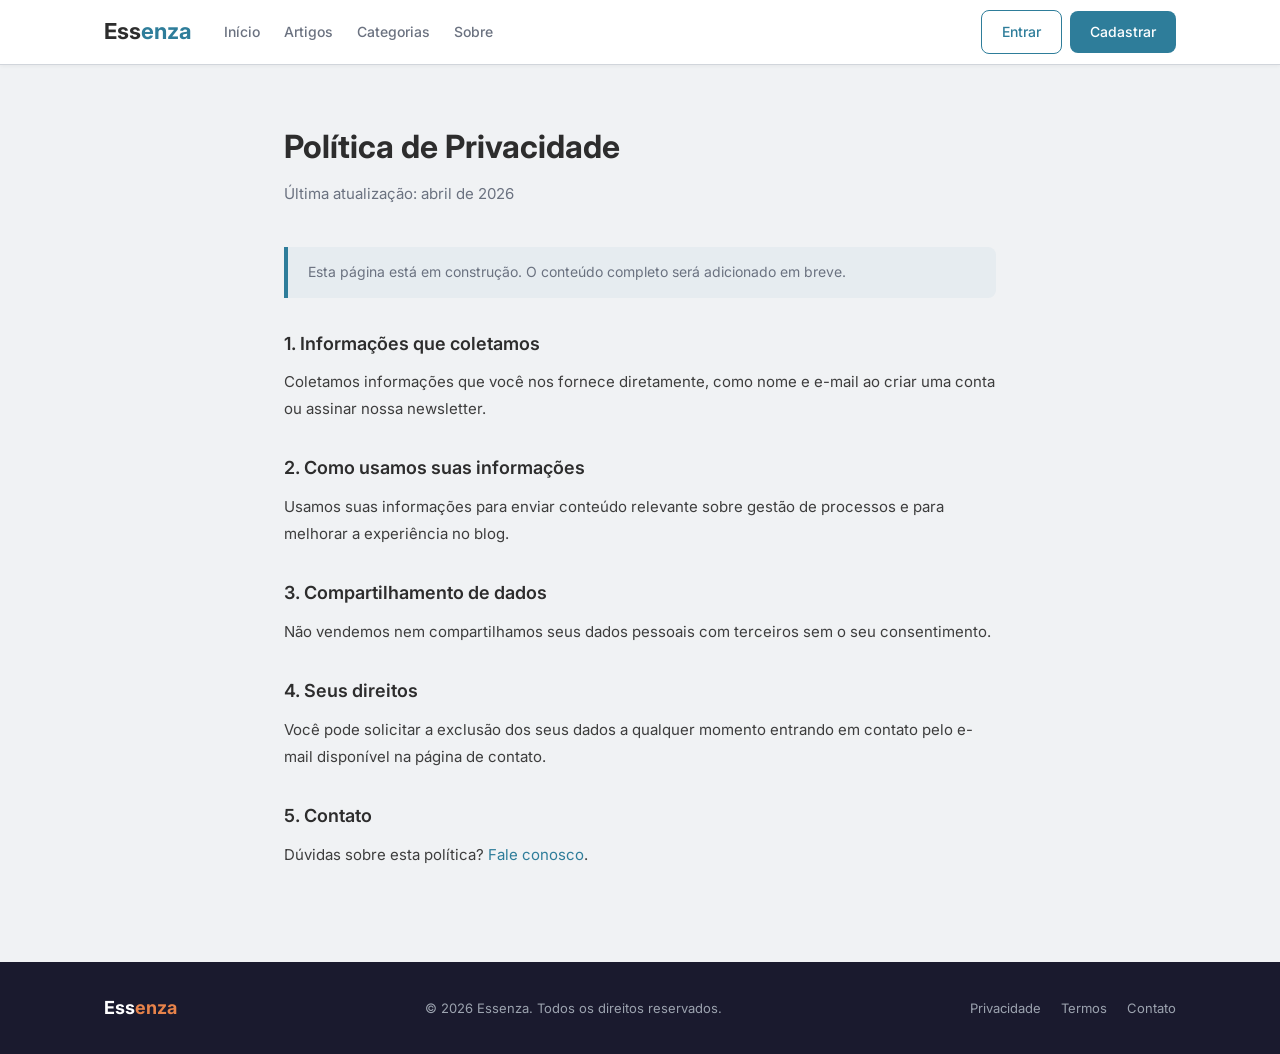
<file: blog-gestao/privacidade.html>
<!DOCTYPE html>
<html lang="pt-BR">
<head>
  <meta charset="UTF-8" />
  <meta name="viewport" content="width=device-width, initial-scale=1.0" />
  <title>Política de Privacidade — Essenza</title>
  <link rel="preconnect" href="https://fonts.googleapis.com" />
  <link rel="preconnect" href="https://fonts.gstatic.com" crossorigin />
  <link href="https://fonts.googleapis.com/css2?family=Inter:wght@300;400;500;600;700&display=swap" rel="stylesheet" />
  <link rel="stylesheet" href="style.css" />
  <style>
    .pagina-simples { padding: 56px 0 80px; }
    .pagina-simples h1 { font-size: 32px; font-weight: 700; margin-bottom: 8px; }
    .pagina-simples .subtitulo { color: var(--text-light); font-size: 15px; margin-bottom: 40px; }
    .pagina-simples h2 { font-size: 18px; font-weight: 600; margin: 32px 0 10px; }
    .pagina-simples p { font-size: 15px; color: #3D3D3D; line-height: 1.8; margin-bottom: 14px; }
    .aviso { background: #2E7D9A0D; border-left: 4px solid var(--primary); border-radius: 0 8px 8px 0; padding: 14px 20px; margin-bottom: 32px; font-size: 14px; color: var(--text-light); }
  </style>
</head>
<body>

  <!-- NAVBAR -->
  <header class="navbar">
    <div class="container nav-inner">
      <a href="index.html" class="brand">Ess<span>enza</span></a>
      <nav class="nav-links">
        <a href="index.html">Início</a>
        <a href="artigos.html">Artigos</a>
        <a href="artigos.html">Categorias</a>
        <a href="sobre.html">Sobre</a>
      </nav>
      <div class="nav-actions">
        <a href="login.html" class="btn btn-outline">Entrar</a>
        <a href="login.html?tab=cadastro" class="btn btn-primary">Cadastrar</a>
      </div>
      <button class="hamburger" id="hamburger" aria-label="Menu">
        <span></span><span></span><span></span>
      </button>
    </div>
  </header>

  <div class="mobile-menu" id="mobileMenu">
    <a href="index.html">Início</a>
    <a href="artigos.html">Artigos</a>
    <a href="artigos.html">Categorias</a>
    <a href="sobre.html">Sobre</a>
    <div class="mobile-actions">
      <a href="login.html" class="btn btn-outline">Entrar</a>
      <a href="login.html?tab=cadastro" class="btn btn-primary">Cadastrar</a>
    </div>
  </div>

  <main class="pagina-simples">
    <div class="container" style="max-width: 760px;">
      <h1>Política de Privacidade</h1>
      <p class="subtitulo">Última atualização: abril de 2026</p>

      <div class="aviso">Esta página está em construção. O conteúdo completo será adicionado em breve.</div>

      <h2>1. Informações que coletamos</h2>
      <p>Coletamos informações que você nos fornece diretamente, como nome e e-mail ao criar uma conta ou assinar nossa newsletter.</p>

      <h2>2. Como usamos suas informações</h2>
      <p>Usamos suas informações para enviar conteúdo relevante sobre gestão de processos e para melhorar a experiência no blog.</p>

      <h2>3. Compartilhamento de dados</h2>
      <p>Não vendemos nem compartilhamos seus dados pessoais com terceiros sem o seu consentimento.</p>

      <h2>4. Seus direitos</h2>
      <p>Você pode solicitar a exclusão dos seus dados a qualquer momento entrando em contato pelo e-mail disponível na página de contato.</p>

      <h2>5. Contato</h2>
      <p>Dúvidas sobre esta política? <a href="contato.html" style="color: var(--primary);">Fale conosco</a>.</p>
    </div>
  </main>

  <footer class="footer">
    <div class="container footer-inner">
      <div class="brand">Ess<span>enza</span></div>
      <p class="footer-text">© 2026 Essenza. Todos os direitos reservados.</p>
      <div class="footer-links">
        <a href="privacidade.html">Privacidade</a>
        <a href="termos.html">Termos</a>
        <a href="contato.html">Contato</a>
      </div>
    </div>
  </footer>

  <script>
    const hamburger = document.getElementById('hamburger');
    const mobileMenu = document.getElementById('mobileMenu');
    hamburger.addEventListener('click', () => {
      hamburger.classList.toggle('open');
      mobileMenu.classList.toggle('open');
    });
  </script>
</body>
</html>
</file>
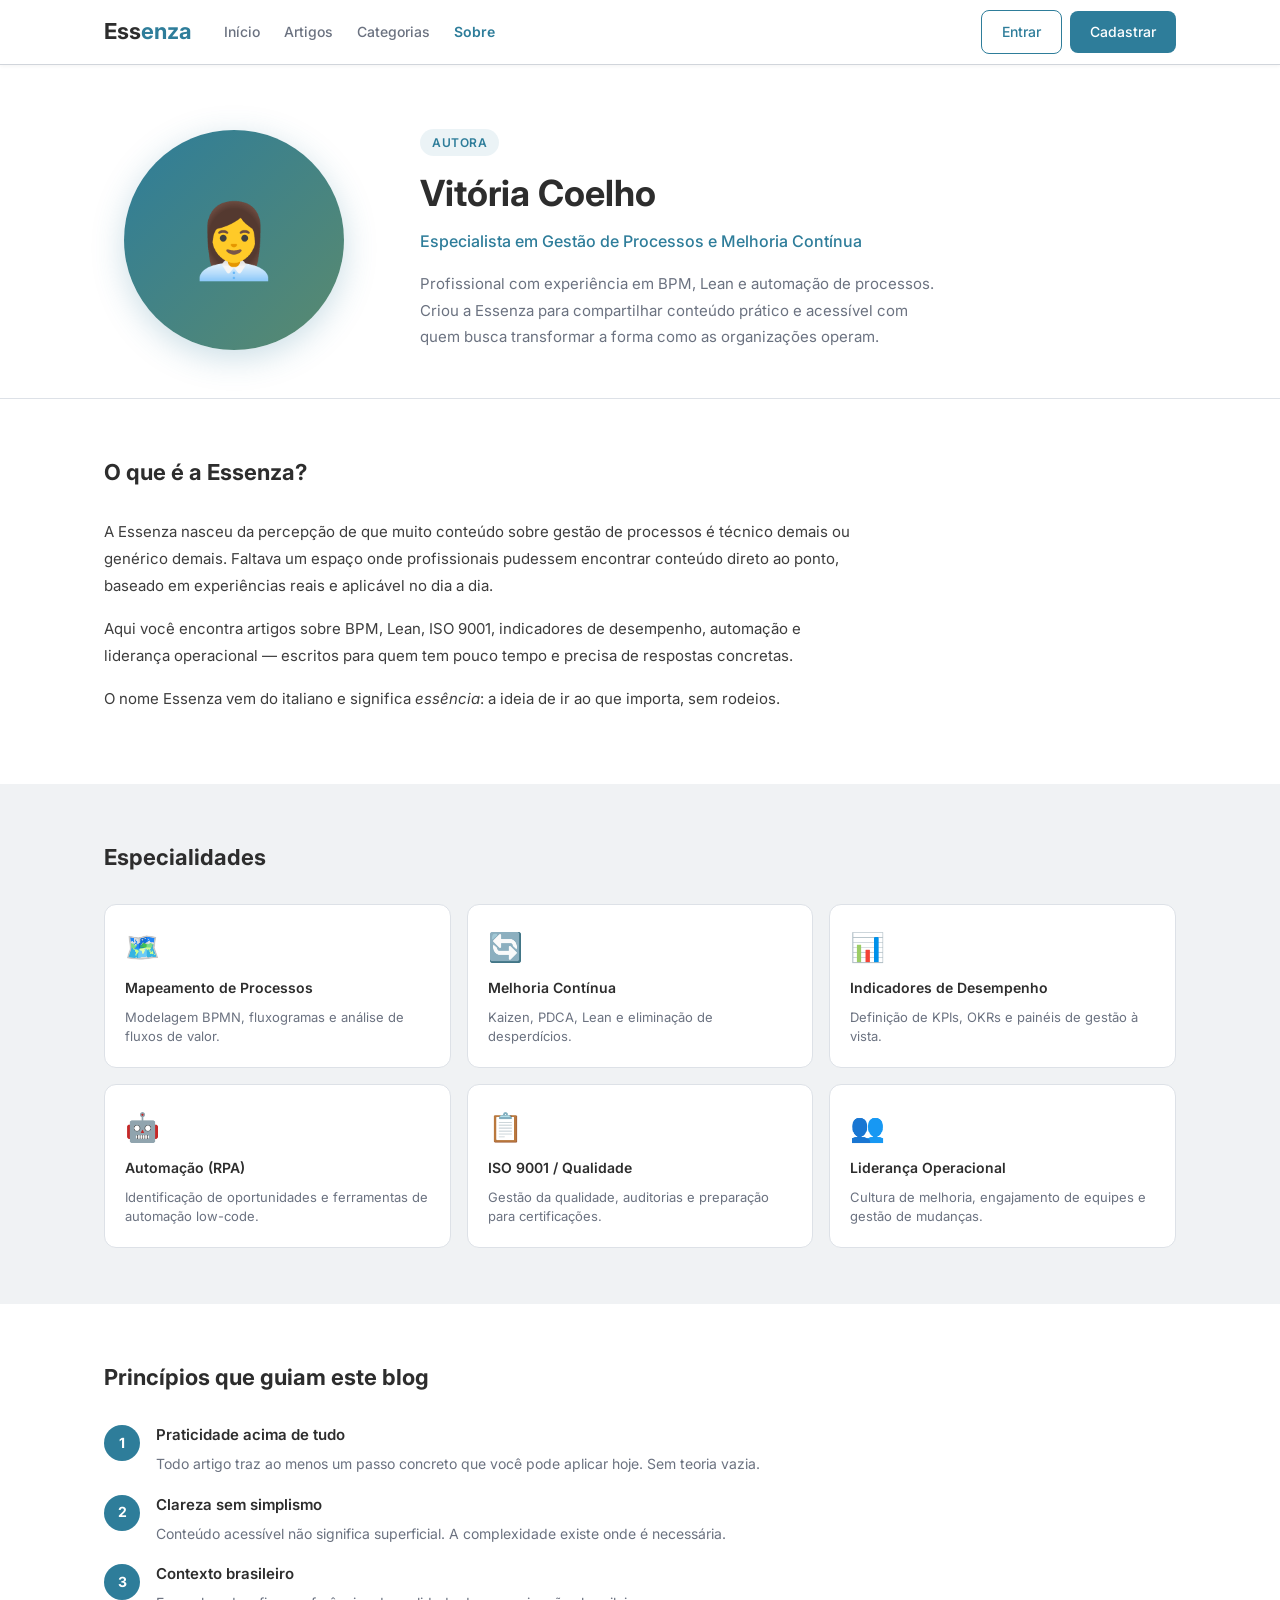
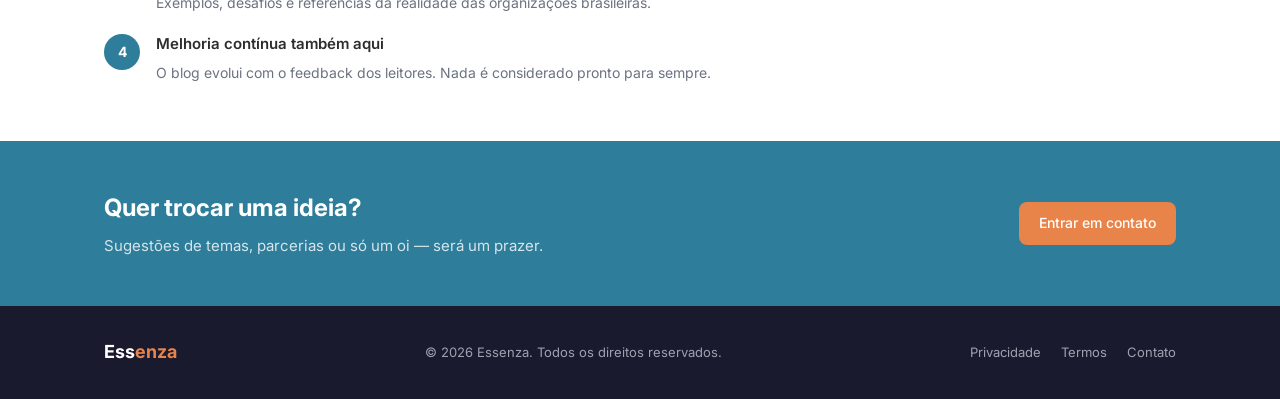
<file: blog-gestao/sobre.html>
<!DOCTYPE html>
<html lang="pt-BR">
<head>
  <meta charset="UTF-8" />
  <meta name="viewport" content="width=device-width, initial-scale=1.0" />
  <title>Sobre — Essenza</title>
  <link rel="preconnect" href="https://fonts.googleapis.com" />
  <link rel="preconnect" href="https://fonts.gstatic.com" crossorigin />
  <link href="https://fonts.googleapis.com/css2?family=Inter:wght@300;400;500;600;700&display=swap" rel="stylesheet" />
  <link rel="stylesheet" href="style.css" />
  <style>
    .sobre-hero {
      background: var(--white);
      padding: 64px 0 48px;
      border-bottom: 1px solid var(--border);
    }
    .sobre-hero-inner {
      display: grid;
      grid-template-columns: 260px 1fr;
      gap: 56px;
      align-items: center;
    }
    .sobre-avatar {
      width: 220px;
      height: 220px;
      border-radius: 50%;
      background: linear-gradient(135deg, var(--primary), var(--secondary));
      display: flex;
      align-items: center;
      justify-content: center;
      font-size: 72px;
      box-shadow: 0 8px 32px rgba(46,125,154,0.25);
      margin: 0 auto;
    }
    .sobre-intro .badge {
      display: inline-block;
      background: #2E7D9A18;
      color: var(--primary);
      font-size: 12px;
      font-weight: 600;
      padding: 4px 12px;
      border-radius: 20px;
      margin-bottom: 16px;
      text-transform: uppercase;
      letter-spacing: .5px;
    }
    .sobre-intro h1 {
      font-size: 36px;
      font-weight: 700;
      line-height: 1.2;
      margin-bottom: 12px;
    }
    .sobre-intro .tagline {
      font-size: 16px;
      color: var(--primary);
      font-weight: 500;
      margin-bottom: 16px;
    }
    .sobre-intro p {
      font-size: 15px;
      color: var(--text-light);
      max-width: 520px;
      line-height: 1.75;
    }
    .sobre-section {
      padding: 56px 0;
    }
    .sobre-section:nth-child(even) {
      background: var(--white);
    }
    .sobre-section-title {
      font-size: 22px;
      font-weight: 700;
      margin-bottom: 28px;
      color: var(--text);
    }
    .sobre-content {
      max-width: 760px;
    }
    .sobre-content p {
      font-size: 15px;
      color: #3D3D3D;
      line-height: 1.8;
      margin-bottom: 16px;
    }
    .skills-grid {
      display: grid;
      grid-template-columns: repeat(3, 1fr);
      gap: 16px;
      margin-top: 8px;
    }
    .skill-card {
      background: var(--white);
      border: 1px solid var(--border);
      border-radius: var(--radius);
      padding: 20px;
      display: flex;
      flex-direction: column;
      gap: 8px;
      transition: transform .2s, box-shadow .2s;
    }
    .skill-card:hover {
      transform: translateY(-4px);
      box-shadow: 0 8px 24px rgba(0,0,0,0.08);
    }
    .skill-icon { font-size: 28px; }
    .skill-name { font-size: 14px; font-weight: 600; color: var(--text); }
    .skill-desc { font-size: 13px; color: var(--text-light); line-height: 1.5; }
    .values-list {
      display: flex;
      flex-direction: column;
      gap: 16px;
      margin-top: 8px;
    }
    .value-item {
      display: flex;
      gap: 16px;
      align-items: flex-start;
    }
    .value-num {
      min-width: 36px;
      height: 36px;
      border-radius: 50%;
      background: var(--primary);
      color: #fff;
      display: flex;
      align-items: center;
      justify-content: center;
      font-size: 14px;
      font-weight: 700;
      margin-top: 2px;
    }
    .value-text strong {
      display: block;
      font-size: 15px;
      font-weight: 600;
      margin-bottom: 4px;
    }
    .value-text span {
      font-size: 14px;
      color: var(--text-light);
      line-height: 1.6;
    }
    .contato-bar {
      background: var(--primary);
      padding: 48px 0;
    }
    .contato-inner {
      display: flex;
      align-items: center;
      justify-content: space-between;
      gap: 24px;
      flex-wrap: wrap;
    }
    .contato-inner h2 {
      font-size: 24px;
      font-weight: 700;
      color: #fff;
      margin-bottom: 6px;
    }
    .contato-inner p {
      color: rgba(255,255,255,.8);
      font-size: 15px;
    }
    .contato-inner .btn-primary {
      background: var(--accent);
      white-space: nowrap;
    }
    .contato-inner .btn-primary:hover {
      background: #d4743e;
    }

    @media (max-width: 768px) {
      .sobre-hero-inner { grid-template-columns: 1fr; text-align: center; }
      .sobre-intro p { margin: 0 auto; }
      .skills-grid { grid-template-columns: 1fr 1fr; }
      .contato-inner { flex-direction: column; text-align: center; }
    }

    @media (max-width: 480px) {
      .skills-grid { grid-template-columns: 1fr; }
    }
  </style>
</head>
<body>

  <!-- NAVBAR -->
  <header class="navbar">
    <div class="container nav-inner">
      <a href="index.html" class="brand">Ess<span>enza</span></a>
      <nav class="nav-links">
        <a href="index.html">Início</a>
        <a href="artigos.html">Artigos</a>
        <a href="artigos.html">Categorias</a>
        <a href="sobre.html" class="active">Sobre</a>
      </nav>
      <div class="nav-actions">
        <div id="google_translate_element"></div>
        <a href="login.html" class="btn btn-outline">Entrar</a>
        <a href="login.html?tab=cadastro" class="btn btn-primary">Cadastrar</a>
      </div>
      <button class="hamburger" id="hamburger" aria-label="Menu">
        <span></span><span></span><span></span>
      </button>
    </div>
  </header>

  <!-- MOBILE MENU -->
  <div class="mobile-menu" id="mobileMenu">
    <a href="index.html">Início</a>
    <a href="artigos.html">Artigos</a>
    <a href="artigos.html">Categorias</a>
    <a href="sobre.html" class="active">Sobre</a>
    <div class="mobile-actions">
      <a href="login.html" class="btn btn-outline">Entrar</a>
      <a href="login.html" class="btn btn-primary">Cadastrar</a>
    </div>
  </div>

  <!-- HERO DA PÁGINA SOBRE -->
  <section class="sobre-hero">
    <div class="container sobre-hero-inner">
      <div class="sobre-avatar">👩‍💼</div>
      <div class="sobre-intro">
        <span class="badge">Autora</span>
        <h1>Vitória Coelho</h1>
        <p class="tagline">Especialista em Gestão de Processos e Melhoria Contínua</p>
        <p>Profissional com experiência em BPM, Lean e automação de processos. Criou a Essenza para compartilhar conteúdo prático e acessível com quem busca transformar a forma como as organizações operam.</p>
      </div>
    </div>
  </section>

  <!-- SOBRE O BLOG -->
  <section class="sobre-section">
    <div class="container">
      <div class="sobre-content">
        <h2 class="sobre-section-title">O que é a Essenza?</h2>
        <p>A Essenza nasceu da percepção de que muito conteúdo sobre gestão de processos é técnico demais ou genérico demais. Faltava um espaço onde profissionais pudessem encontrar conteúdo direto ao ponto, baseado em experiências reais e aplicável no dia a dia.</p>
        <p>Aqui você encontra artigos sobre BPM, Lean, ISO 9001, indicadores de desempenho, automação e liderança operacional — escritos para quem tem pouco tempo e precisa de respostas concretas.</p>
        <p>O nome Essenza vem do italiano e significa <em>essência</em>: a ideia de ir ao que importa, sem rodeios.</p>
      </div>
    </div>
  </section>

  <!-- ESPECIALIDADES -->
  <section class="sobre-section">
    <div class="container">
      <h2 class="sobre-section-title">Especialidades</h2>
      <div class="skills-grid">
        <div class="skill-card">
          <div class="skill-icon">🗺️</div>
          <div class="skill-name">Mapeamento de Processos</div>
          <div class="skill-desc">Modelagem BPMN, fluxogramas e análise de fluxos de valor.</div>
        </div>
        <div class="skill-card">
          <div class="skill-icon">🔄</div>
          <div class="skill-name">Melhoria Contínua</div>
          <div class="skill-desc">Kaizen, PDCA, Lean e eliminação de desperdícios.</div>
        </div>
        <div class="skill-card">
          <div class="skill-icon">📊</div>
          <div class="skill-name">Indicadores de Desempenho</div>
          <div class="skill-desc">Definição de KPIs, OKRs e painéis de gestão à vista.</div>
        </div>
        <div class="skill-card">
          <div class="skill-icon">🤖</div>
          <div class="skill-name">Automação (RPA)</div>
          <div class="skill-desc">Identificação de oportunidades e ferramentas de automação low-code.</div>
        </div>
        <div class="skill-card">
          <div class="skill-icon">📋</div>
          <div class="skill-name">ISO 9001 / Qualidade</div>
          <div class="skill-desc">Gestão da qualidade, auditorias e preparação para certificações.</div>
        </div>
        <div class="skill-card">
          <div class="skill-icon">👥</div>
          <div class="skill-name">Liderança Operacional</div>
          <div class="skill-desc">Cultura de melhoria, engajamento de equipes e gestão de mudanças.</div>
        </div>
      </div>
    </div>
  </section>

  <!-- VALORES -->
  <section class="sobre-section">
    <div class="container">
      <div class="sobre-content">
        <h2 class="sobre-section-title">Princípios que guiam este blog</h2>
        <div class="values-list">
          <div class="value-item">
            <div class="value-num">1</div>
            <div class="value-text">
              <strong>Praticidade acima de tudo</strong>
              <span>Todo artigo traz ao menos um passo concreto que você pode aplicar hoje. Sem teoria vazia.</span>
            </div>
          </div>
          <div class="value-item">
            <div class="value-num">2</div>
            <div class="value-text">
              <strong>Clareza sem simplismo</strong>
              <span>Conteúdo acessível não significa superficial. A complexidade existe onde é necessária.</span>
            </div>
          </div>
          <div class="value-item">
            <div class="value-num">3</div>
            <div class="value-text">
              <strong>Contexto brasileiro</strong>
              <span>Exemplos, desafios e referências da realidade das organizações brasileiras.</span>
            </div>
          </div>
          <div class="value-item">
            <div class="value-num">4</div>
            <div class="value-text">
              <strong>Melhoria contínua também aqui</strong>
              <span>O blog evolui com o feedback dos leitores. Nada é considerado pronto para sempre.</span>
            </div>
          </div>
        </div>
      </div>
    </div>
  </section>

  <!-- CTA CONTATO -->
  <section class="contato-bar">
    <div class="container contato-inner">
      <div>
        <h2>Quer trocar uma ideia?</h2>
        <p>Sugestões de temas, parcerias ou só um oi — será um prazer.</p>
      </div>
      <a href="mailto:vitoriacoelholrm@gmail.com" class="btn btn-primary">Entrar em contato</a>
    </div>
  </section>

  <!-- FOOTER -->
  <footer class="footer">
    <div class="container footer-inner">
      <div class="brand">Ess<span>enza</span></div>
      <p class="footer-text">© 2026 Essenza. Todos os direitos reservados.</p>
      <div class="footer-links">
        <a href="privacidade.html">Privacidade</a>
        <a href="termos.html">Termos</a>
        <a href="contato.html">Contato</a>
      </div>
    </div>
  </footer>

  <script>
    const hamburger = document.getElementById('hamburger');
    const mobileMenu = document.getElementById('mobileMenu');
    hamburger.addEventListener('click', () => {
      hamburger.classList.toggle('open');
      mobileMenu.classList.toggle('open');
    });
  </script>

  <script type="text/javascript">
    function googleTranslateElementInit() {
      new google.translate.TranslateElement({
        pageLanguage: 'pt',
        includedLanguages: 'en,es',
        layout: google.translate.TranslateElement.InlineLayout.SIMPLE
      }, 'google_translate_element');
    }
  </script>
  <script type="text/javascript" src="//translate.google.com/translate_a/element.js?cb=googleTranslateElementInit"></script>
</body>
</html>
</file>
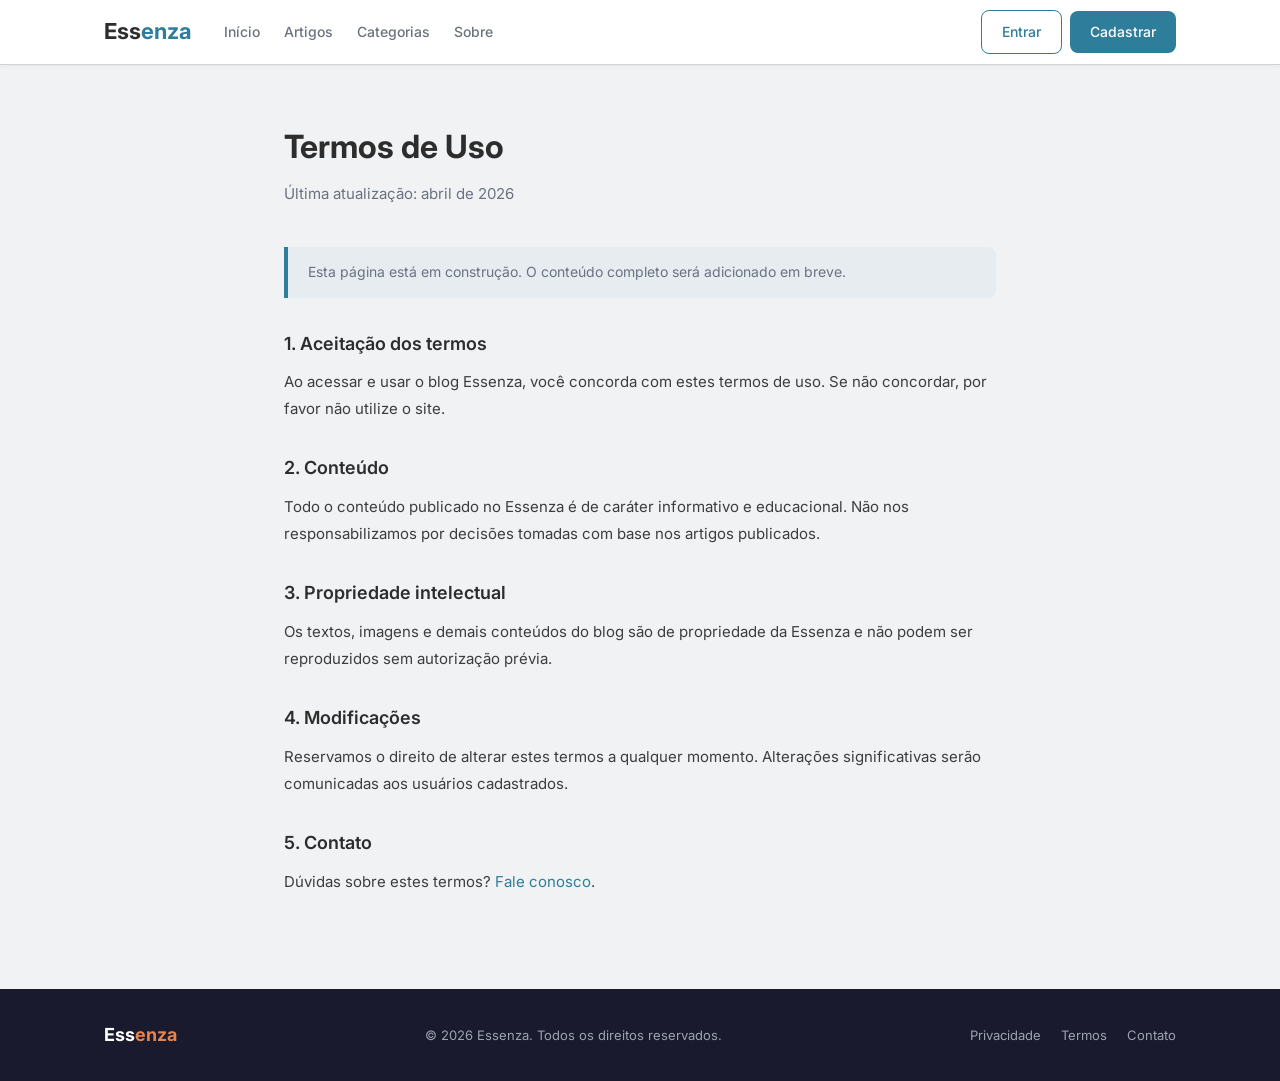
<file: blog-gestao/termos.html>
<!DOCTYPE html>
<html lang="pt-BR">
<head>
  <meta charset="UTF-8" />
  <meta name="viewport" content="width=device-width, initial-scale=1.0" />
  <title>Termos de Uso — Essenza</title>
  <link rel="preconnect" href="https://fonts.googleapis.com" />
  <link rel="preconnect" href="https://fonts.gstatic.com" crossorigin />
  <link href="https://fonts.googleapis.com/css2?family=Inter:wght@300;400;500;600;700&display=swap" rel="stylesheet" />
  <link rel="stylesheet" href="style.css" />
  <style>
    .pagina-simples { padding: 56px 0 80px; }
    .pagina-simples h1 { font-size: 32px; font-weight: 700; margin-bottom: 8px; }
    .pagina-simples .subtitulo { color: var(--text-light); font-size: 15px; margin-bottom: 40px; }
    .pagina-simples h2 { font-size: 18px; font-weight: 600; margin: 32px 0 10px; }
    .pagina-simples p { font-size: 15px; color: #3D3D3D; line-height: 1.8; margin-bottom: 14px; }
    .aviso { background: #2E7D9A0D; border-left: 4px solid var(--primary); border-radius: 0 8px 8px 0; padding: 14px 20px; margin-bottom: 32px; font-size: 14px; color: var(--text-light); }
  </style>
</head>
<body>

  <!-- NAVBAR -->
  <header class="navbar">
    <div class="container nav-inner">
      <a href="index.html" class="brand">Ess<span>enza</span></a>
      <nav class="nav-links">
        <a href="index.html">Início</a>
        <a href="artigos.html">Artigos</a>
        <a href="artigos.html">Categorias</a>
        <a href="sobre.html">Sobre</a>
      </nav>
      <div class="nav-actions">
        <a href="login.html" class="btn btn-outline">Entrar</a>
        <a href="login.html?tab=cadastro" class="btn btn-primary">Cadastrar</a>
      </div>
      <button class="hamburger" id="hamburger" aria-label="Menu">
        <span></span><span></span><span></span>
      </button>
    </div>
  </header>

  <div class="mobile-menu" id="mobileMenu">
    <a href="index.html">Início</a>
    <a href="artigos.html">Artigos</a>
    <a href="artigos.html">Categorias</a>
    <a href="sobre.html">Sobre</a>
    <div class="mobile-actions">
      <a href="login.html" class="btn btn-outline">Entrar</a>
      <a href="login.html?tab=cadastro" class="btn btn-primary">Cadastrar</a>
    </div>
  </div>

  <main class="pagina-simples">
    <div class="container" style="max-width: 760px;">
      <h1>Termos de Uso</h1>
      <p class="subtitulo">Última atualização: abril de 2026</p>

      <div class="aviso">Esta página está em construção. O conteúdo completo será adicionado em breve.</div>

      <h2>1. Aceitação dos termos</h2>
      <p>Ao acessar e usar o blog Essenza, você concorda com estes termos de uso. Se não concordar, por favor não utilize o site.</p>

      <h2>2. Conteúdo</h2>
      <p>Todo o conteúdo publicado no Essenza é de caráter informativo e educacional. Não nos responsabilizamos por decisões tomadas com base nos artigos publicados.</p>

      <h2>3. Propriedade intelectual</h2>
      <p>Os textos, imagens e demais conteúdos do blog são de propriedade da Essenza e não podem ser reproduzidos sem autorização prévia.</p>

      <h2>4. Modificações</h2>
      <p>Reservamos o direito de alterar estes termos a qualquer momento. Alterações significativas serão comunicadas aos usuários cadastrados.</p>

      <h2>5. Contato</h2>
      <p>Dúvidas sobre estes termos? <a href="contato.html" style="color: var(--primary);">Fale conosco</a>.</p>
    </div>
  </main>

  <footer class="footer">
    <div class="container footer-inner">
      <div class="brand">Ess<span>enza</span></div>
      <p class="footer-text">© 2026 Essenza. Todos os direitos reservados.</p>
      <div class="footer-links">
        <a href="privacidade.html">Privacidade</a>
        <a href="termos.html">Termos</a>
        <a href="contato.html">Contato</a>
      </div>
    </div>
  </footer>

  <script>
    const hamburger = document.getElementById('hamburger');
    const mobileMenu = document.getElementById('mobileMenu');
    hamburger.addEventListener('click', () => {
      hamburger.classList.toggle('open');
      mobileMenu.classList.toggle('open');
    });
  </script>
</body>
</html>
</file>
<file: blog-gestao/style.css>
*, *::before, *::after { box-sizing: border-box; margin: 0; padding: 0; }

:root {
  --bg: #F0F2F4;
  --white: #FFFFFF;
  --gray-light: #E8EAED;
  --gray-mid: #D1D5DB;
  --text: #2D2D2D;
  --text-light: #6B7280;
  --primary: #2E7D9A;
  --primary-dark: #256680;
  --secondary: #5A8A6E;
  --accent: #E8834A;
  --border: #DDE1E7;
  --radius: 12px;
  --shadow: 0 2px 12px rgba(0,0,0,0.07);
}

body { font-family: 'Inter', sans-serif; background: var(--bg); color: var(--text); line-height: 1.6; }

.container { max-width: 1120px; margin: 0 auto; padding: 0 24px; }

a { text-decoration: none; color: inherit; }

/* BUTTONS */
.btn { display: inline-flex; align-items: center; gap: 6px; padding: 10px 20px; border-radius: 8px; font-size: 14px; font-weight: 500; cursor: pointer; border: none; transition: all .2s; }
.btn-primary { background: var(--primary); color: #fff; }
.btn-primary:hover { background: var(--primary-dark); }
.btn-outline { background: transparent; color: var(--primary); border: 1.5px solid var(--primary); }
.btn-outline:hover { background: var(--primary); color: #fff; }
.btn-ghost { background: transparent; color: var(--text); padding: 10px 4px; }
.btn-ghost:hover { color: var(--primary); }

/* NAVBAR */
.navbar { background: var(--white); border-bottom: 1px solid var(--gray-mid); position: sticky; top: 0; z-index: 100; box-shadow: 0 1px 4px rgba(0,0,0,0.05); }
.nav-inner { display: flex; align-items: center; gap: 32px; height: 64px; }
.brand { font-size: 22px; font-weight: 700; color: var(--text); }
.brand span { color: var(--primary); }
.nav-links { display: flex; gap: 24px; flex: 1; }
.nav-links a { font-size: 14px; color: var(--text-light); font-weight: 500; transition: color .2s; }
.nav-links a:hover { color: var(--primary); }
.nav-actions { display: flex; gap: 8px; align-items: center; }

/* Google Translate widget */
#google_translate_element { display: flex; align-items: center; }
#google_translate_element .goog-te-gadget-simple {
  border: 1px solid var(--border) !important;
  border-radius: 8px !important;
  padding: 4px 8px !important;
  font-family: 'Inter', sans-serif !important;
  font-size: 13px !important;
  background: var(--white) !important;
  color: var(--text) !important;
}
#google_translate_element .goog-te-gadget-simple span { color: var(--text) !important; }
#google_translate_element .goog-te-gadget-simple .goog-te-menu-value span { color: var(--text) !important; }
.goog-te-banner-frame { display: none !important; }
body { top: 0 !important; }

/* HERO */
.hero { background: var(--white); padding: 72px 0 56px; }
.hero-inner { display: grid; grid-template-columns: 1fr 1fr; gap: 64px; align-items: center; }
.hero-text .badge { display: inline-block; background: #2E7D9A18; color: var(--primary); font-size: 12px; font-weight: 600; padding: 4px 12px; border-radius: 20px; margin-bottom: 16px; text-transform: uppercase; letter-spacing: .5px; }
.hero-text h1 { font-size: 40px; font-weight: 700; line-height: 1.2; margin-bottom: 16px; color: var(--text); }
.hero-text p { font-size: 16px; color: var(--text-light); margin-bottom: 28px; max-width: 440px; }
.hero-btns { display: flex; gap: 12px; align-items: center; }
.hero-visual { display: flex; flex-direction: column; gap: 12px; }
.hero-card { display: flex; align-items: center; gap: 14px; background: var(--bg); border: 1px solid var(--border); border-radius: var(--radius); padding: 16px 20px; transition: transform .2s, box-shadow .2s; }
.hero-card:hover { transform: translateX(4px); box-shadow: var(--shadow); }
.hc-icon { font-size: 28px; }
.hc-text { display: flex; flex-direction: column; }
.hc-text strong { font-size: 14px; font-weight: 600; color: var(--text); }
.hc-text span { font-size: 13px; color: var(--text-light); }

/* CATEGORIES */
.categories { padding: 24px 0; background: var(--gray-light); border-bottom: 1px solid var(--gray-mid); }
.categories-row { display: flex; gap: 8px; flex-wrap: wrap; }
.cat-chip { padding: 6px 16px; border-radius: 20px; font-size: 13px; font-weight: 500; cursor: pointer; border: 1.5px solid var(--gray-mid); color: var(--text-light); background: var(--white); transition: all .2s; }
.cat-chip:hover, .cat-chip.active { background: var(--primary); color: #fff; border-color: var(--primary); }

/* POSTS */
.posts-section { padding: 56px 0; }
.section-title { font-size: 24px; font-weight: 700; margin-bottom: 32px; }
.posts-grid { display: grid; grid-template-columns: repeat(3, 1fr); gap: 24px; }
.post-card { background: var(--white); border-radius: var(--radius); border: 1px solid var(--gray-mid); overflow: hidden; transition: transform .2s, box-shadow .2s; }
.post-card:hover { transform: translateY(-4px); box-shadow: 0 8px 24px rgba(0,0,0,0.1); }
.post-card.featured { grid-column: span 3; display: grid; grid-template-columns: 280px 1fr; }
.post-img { height: 180px; display: flex; align-items: center; justify-content: center; }
.post-card.featured .post-img { height: 100%; min-height: 200px; }
.post-emoji { font-size: 48px; }
.post-body { padding: 20px 24px; }
.tag { display: inline-block; font-size: 11px; font-weight: 600; text-transform: uppercase; letter-spacing: .5px; color: var(--primary); background: #2E7D9A18; padding: 3px 10px; border-radius: 20px; margin-bottom: 10px; }
.post-body h3 { font-size: 16px; font-weight: 600; margin-bottom: 8px; line-height: 1.4; }
.post-body h3 a:hover { color: var(--primary); }
.post-body p { font-size: 14px; color: var(--text-light); margin-bottom: 16px; }
.post-meta { display: flex; align-items: center; justify-content: space-between; font-size: 13px; color: var(--text-light); }
.author { display: flex; align-items: center; gap: 8px; }
.avatar { width: 28px; height: 28px; border-radius: 50%; background: var(--primary); color: #fff; display: flex; align-items: center; justify-content: center; font-size: 12px; font-weight: 600; }
.load-more { text-align: center; margin-top: 40px; }

/* NEWSLETTER */
.newsletter { background: var(--primary); padding: 56px 0; }
.newsletter-inner { display: flex; align-items: center; justify-content: space-between; gap: 32px; flex-wrap: wrap; }
.newsletter h2 { font-size: 24px; font-weight: 700; color: #fff; margin-bottom: 8px; }
.newsletter p { color: rgba(255,255,255,.8); font-size: 15px; max-width: 420px; }
.newsletter-form { display: flex; gap: 8px; }
.newsletter-form input { padding: 10px 16px; border-radius: 8px; border: none; font-size: 14px; width: 280px; font-family: inherit; }
.newsletter-form input:focus { outline: 2px solid var(--accent); }
.newsletter .btn-primary { background: var(--accent); }
.newsletter .btn-primary:hover { background: #d4743e; }

/* FOOTER */
.footer { background: #1a1a2e; padding: 32px 0; }
.footer-inner { display: flex; align-items: center; justify-content: space-between; flex-wrap: wrap; gap: 16px; }
.footer .brand { color: #fff; font-size: 18px; }
.footer .brand span { color: var(--accent); }
.footer-text { color: #9CA3AF; font-size: 13px; }
.footer-links { display: flex; gap: 20px; }
.footer-links a { color: #9CA3AF; font-size: 13px; transition: color .2s; }
.footer-links a:hover { color: #fff; }

/* LOGIN PAGE */
.auth-page { min-height: 100vh; display: flex; align-items: center; justify-content: center; background: var(--bg); }
.auth-card { background: var(--white); border-radius: var(--radius); border: 1px solid var(--border); padding: 40px; width: 100%; max-width: 420px; box-shadow: var(--shadow); }
.auth-card .brand { display: block; text-align: center; font-size: 24px; font-weight: 700; margin-bottom: 8px; }
.auth-subtitle { text-align: center; color: var(--text-light); font-size: 14px; margin-bottom: 32px; }
.form-group { margin-bottom: 18px; }
.form-group label { display: block; font-size: 13px; font-weight: 500; margin-bottom: 6px; }
.form-group input { width: 100%; padding: 10px 14px; border: 1.5px solid var(--border); border-radius: 8px; font-size: 14px; font-family: inherit; color: var(--text); background: var(--bg); transition: border-color .2s; }
.form-group input:focus { outline: none; border-color: var(--primary); background: var(--white); }
.auth-card .btn-primary { width: 100%; justify-content: center; padding: 12px; font-size: 15px; margin-top: 8px; }
.auth-divider { text-align: center; color: var(--text-light); font-size: 13px; margin: 20px 0; position: relative; }
.auth-divider::before, .auth-divider::after { content:''; position: absolute; top: 50%; width: 40%; height: 1px; background: var(--border); }
.auth-divider::before { left: 0; }
.auth-divider::after { right: 0; }
.auth-footer { text-align: center; font-size: 13px; color: var(--text-light); margin-top: 24px; }
.auth-footer a { color: var(--primary); font-weight: 500; }

/* POST PAGE */
.post-page { padding: 48px 0 72px; }
.post-page .container { max-width: 780px; }
.post-header { margin-bottom: 32px; }
.post-header .tag { margin-bottom: 12px; }
.post-header h1 { font-size: 32px; font-weight: 700; line-height: 1.25; margin-bottom: 16px; }
.post-header .post-meta { margin-bottom: 24px; }
.post-cover { width: 100%; height: 320px; background: #2E7D9A18; border-radius: var(--radius); display: flex; align-items: center; justify-content: center; font-size: 80px; margin-bottom: 40px; }
.post-content h2 { font-size: 22px; font-weight: 600; margin: 32px 0 12px; }
.post-content p { font-size: 16px; color: #3D3D3D; margin-bottom: 18px; line-height: 1.75; }
.post-content ul { padding-left: 24px; margin-bottom: 18px; }
.post-content li { font-size: 16px; color: #3D3D3D; margin-bottom: 8px; line-height: 1.75; }
.post-content blockquote { border-left: 4px solid var(--primary); padding: 12px 20px; background: #2E7D9A0D; border-radius: 0 8px 8px 0; margin: 24px 0; font-style: italic; color: var(--text-light); }

/* ACTIVE NAV LINK */
.nav-links a.active { color: var(--primary); font-weight: 600; }

/* HAMBURGER */
.hamburger { display: none; flex-direction: column; gap: 5px; background: none; border: none; cursor: pointer; padding: 4px; }
.hamburger span { display: block; width: 22px; height: 2px; background: var(--text); border-radius: 2px; transition: all .3s; }
.hamburger.open span:nth-child(1) { transform: translateY(7px) rotate(45deg); }
.hamburger.open span:nth-child(2) { opacity: 0; }
.hamburger.open span:nth-child(3) { transform: translateY(-7px) rotate(-45deg); }

/* MOBILE MENU */
.mobile-menu { display: none; flex-direction: column; gap: 4px; background: var(--white); border-bottom: 1px solid var(--gray-mid); padding: 16px 24px 20px; }
.mobile-menu.open { display: flex; }
.mobile-menu a { font-size: 15px; font-weight: 500; color: var(--text); padding: 10px 0; border-bottom: 1px solid var(--gray-light); }
.mobile-menu a.active { color: var(--primary); }
.mobile-actions { display: flex; gap: 8px; margin-top: 12px; }

@media (max-width: 768px) {
  .hero-inner { grid-template-columns: 1fr; }
  .posts-grid { grid-template-columns: 1fr; }
  .post-card.featured { grid-column: span 1; grid-template-columns: 1fr; }
  .nav-links { display: none; }
  .nav-actions { display: none; }
  .hamburger { display: flex; }
  .newsletter-inner { flex-direction: column; }
  .newsletter-form { flex-direction: column; width: 100%; }
  .newsletter-form input { width: 100%; }
}
</file>
<file: blog-gestao/artigos.css>
/* PAGE HEADER */
.page-header { background: var(--white); padding: 40px 0 32px; border-bottom: 1px solid var(--gray-mid); }
.breadcrumb { display: flex; align-items: center; gap: 8px; font-size: 13px; color: var(--text-light); margin-bottom: 12px; }
.breadcrumb a { color: var(--primary); }
.breadcrumb a:hover { text-decoration: underline; }
.page-header h1 { font-size: 28px; font-weight: 700; margin-bottom: 8px; }
.page-header p { color: var(--text-light); font-size: 15px; margin-bottom: 20px; }

/* SEARCH BAR */
.search-bar { display: flex; align-items: center; gap: 10px; background: var(--bg); border: 1.5px solid var(--gray-mid); border-radius: 8px; padding: 10px 16px; max-width: 480px; transition: border-color .2s; }
.search-bar:focus-within { border-color: var(--primary); background: var(--white); }
.search-icon { font-size: 16px; }
.search-bar input { border: none; background: transparent; font-size: 14px; font-family: inherit; color: var(--text); width: 100%; outline: none; }
.search-bar input::placeholder { color: var(--text-light); }

/* LAYOUT */
.artigos-layout { display: grid; grid-template-columns: 260px 1fr; gap: 32px; padding: 40px 0 72px; align-items: start; }

/* SIDEBAR */
.sidebar { display: flex; flex-direction: column; gap: 20px; position: sticky; top: 84px; }
.sidebar-card { background: var(--white); border: 1px solid var(--gray-mid); border-radius: var(--radius); padding: 24px; }
.sidebar-title { font-size: 14px; font-weight: 700; text-transform: uppercase; letter-spacing: .5px; color: var(--text-light); margin-bottom: 16px; }

/* CATEGORY LIST */
.category-list { list-style: none; display: flex; flex-direction: column; gap: 2px; }
.cat-item { display: flex; align-items: center; gap: 10px; padding: 9px 12px; border-radius: 8px; font-size: 14px; color: var(--text); transition: all .15s; cursor: pointer; text-decoration: none; }
.cat-item:hover { background: var(--gray-light); color: var(--primary); }
.cat-item.active { background: #2E7D9A15; color: var(--primary); font-weight: 600; }
.cat-item-icon { font-size: 16px; width: 22px; text-align: center; }
.cat-item-label { flex: 1; }
.cat-item-count { font-size: 12px; background: var(--gray-light); color: var(--text-light); padding: 2px 8px; border-radius: 12px; font-weight: 500; }
.cat-item.active .cat-item-count { background: #2E7D9A25; color: var(--primary); }

/* TOP POSTS */
.top-posts { list-style: none; display: flex; flex-direction: column; gap: 12px; }
.top-posts a { display: flex; gap: 12px; align-items: flex-start; text-decoration: none; color: var(--text); font-size: 13px; line-height: 1.4; transition: color .2s; }
.top-posts a:hover { color: var(--primary); }
.tp-num { font-size: 20px; font-weight: 700; color: var(--gray-mid); line-height: 1; min-width: 24px; }
.tp-title { flex: 1; }

/* SIDEBAR NEWSLETTER */
.sidebar-newsletter p { font-size: 13px; color: var(--text-light); margin-bottom: 14px; }
.sidebar-form { display: flex; flex-direction: column; gap: 8px; }
.sidebar-form input { padding: 9px 12px; border: 1.5px solid var(--border); border-radius: 8px; font-size: 13px; font-family: inherit; transition: border-color .2s; }
.sidebar-form input:focus { outline: none; border-color: var(--primary); }
.sidebar-form .btn-primary { justify-content: center; padding: 10px; font-size: 13px; }

/* ARTICLES MAIN */
.artigos-main { min-width: 0; }
.artigos-header { display: flex; align-items: center; justify-content: space-between; margin-bottom: 24px; flex-wrap: wrap; gap: 12px; }
.result-count { font-size: 14px; color: var(--text-light); }
.sort-bar { display: flex; align-items: center; gap: 8px; font-size: 13px; color: var(--text-light); }
.sort-bar select { border: 1.5px solid var(--border); border-radius: 8px; padding: 6px 10px; font-size: 13px; font-family: inherit; background: var(--white); color: var(--text); cursor: pointer; }
.sort-bar select:focus { outline: none; border-color: var(--primary); }

/* ARTICLES GRID */
.artigos-grid { display: grid; grid-template-columns: repeat(3, 1fr); gap: 20px; }
.artigo-card { background: var(--white); border-radius: var(--radius); border: 1px solid var(--gray-mid); overflow: hidden; transition: transform .2s, box-shadow .2s; display: flex; flex-direction: column; }
.artigo-card:hover { transform: translateY(-4px); box-shadow: 0 8px 24px rgba(0,0,0,0.1); }
.artigo-img { height: 140px; display: flex; align-items: center; justify-content: center; }
.artigo-emoji { font-size: 40px; }
.artigo-body { padding: 18px 20px; display: flex; flex-direction: column; flex: 1; }
.artigo-body h3 { font-size: 15px; font-weight: 600; margin: 8px 0 8px; line-height: 1.4; }
.artigo-body h3 a:hover { color: var(--primary); }
.artigo-body p { font-size: 13px; color: var(--text-light); margin-bottom: 16px; flex: 1; line-height: 1.6; }

/* EMPTY STATE */
.empty-state { display: flex; flex-direction: column; align-items: center; gap: 12px; padding: 64px 24px; color: var(--text-light); text-align: center; }
.empty-state span { font-size: 40px; }
.empty-state p { font-size: 15px; }

/* NAVBAR ACTIVE LINK */
.nav-links a.active { color: var(--primary); font-weight: 600; }

/* HAMBURGER */
.hamburger { display: none; flex-direction: column; gap: 5px; background: none; border: none; cursor: pointer; padding: 4px; }
.hamburger span { display: block; width: 22px; height: 2px; background: var(--text); border-radius: 2px; transition: all .3s; }
.hamburger.open span:nth-child(1) { transform: translateY(7px) rotate(45deg); }
.hamburger.open span:nth-child(2) { opacity: 0; }
.hamburger.open span:nth-child(3) { transform: translateY(-7px) rotate(-45deg); }

/* MOBILE MENU */
.mobile-menu { display: none; flex-direction: column; gap: 4px; background: var(--white); border-bottom: 1px solid var(--gray-mid); padding: 16px 24px 20px; }
.mobile-menu.open { display: flex; }
.mobile-menu a { font-size: 15px; font-weight: 500; color: var(--text); padding: 10px 0; border-bottom: 1px solid var(--gray-light); }
.mobile-menu a.active { color: var(--primary); }
.mobile-actions { display: flex; gap: 8px; margin-top: 12px; }

/* RESPONSIVE */
@media (max-width: 900px) {
  .artigos-layout { grid-template-columns: 1fr; }
  .sidebar { position: static; }
  .artigos-grid { grid-template-columns: 1fr; }
}

@media (max-width: 768px) {
  .nav-links { display: none; }
  .nav-actions { display: none; }
  .hamburger { display: flex; }
}
</file>
